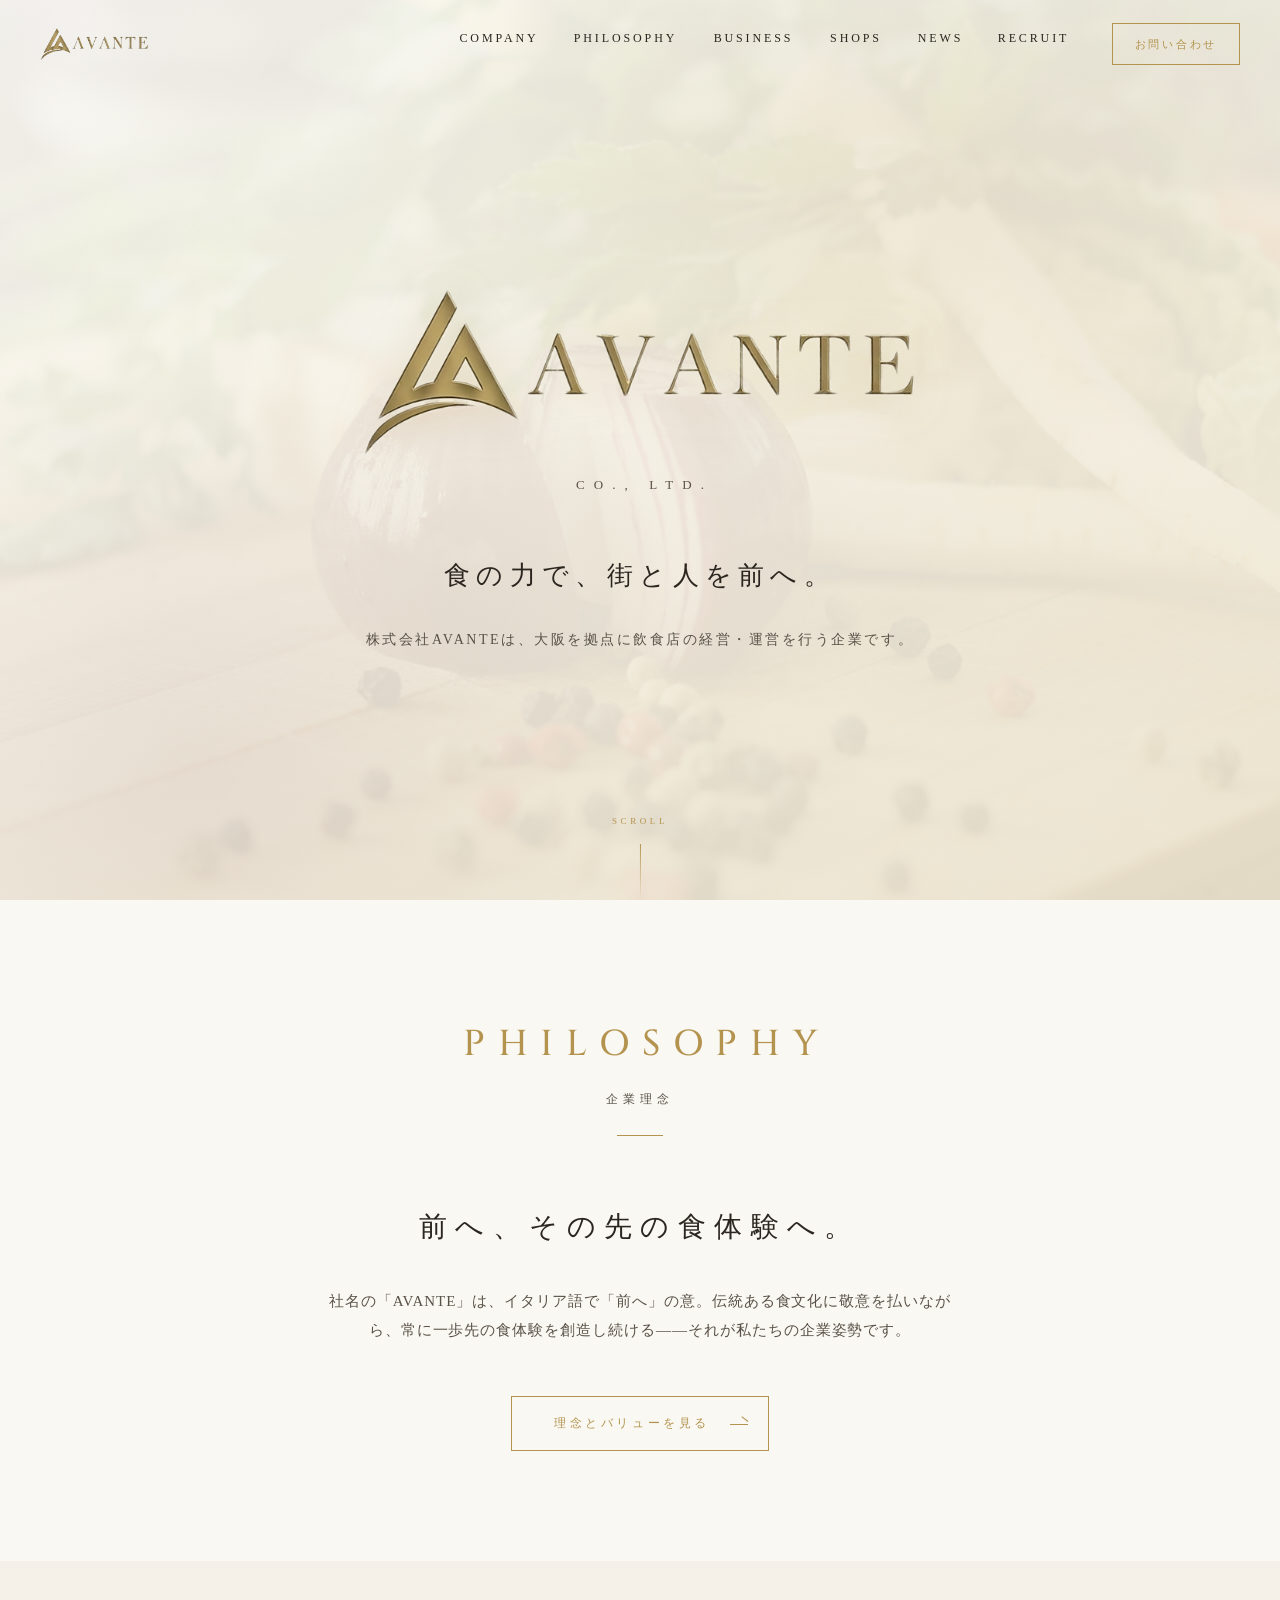
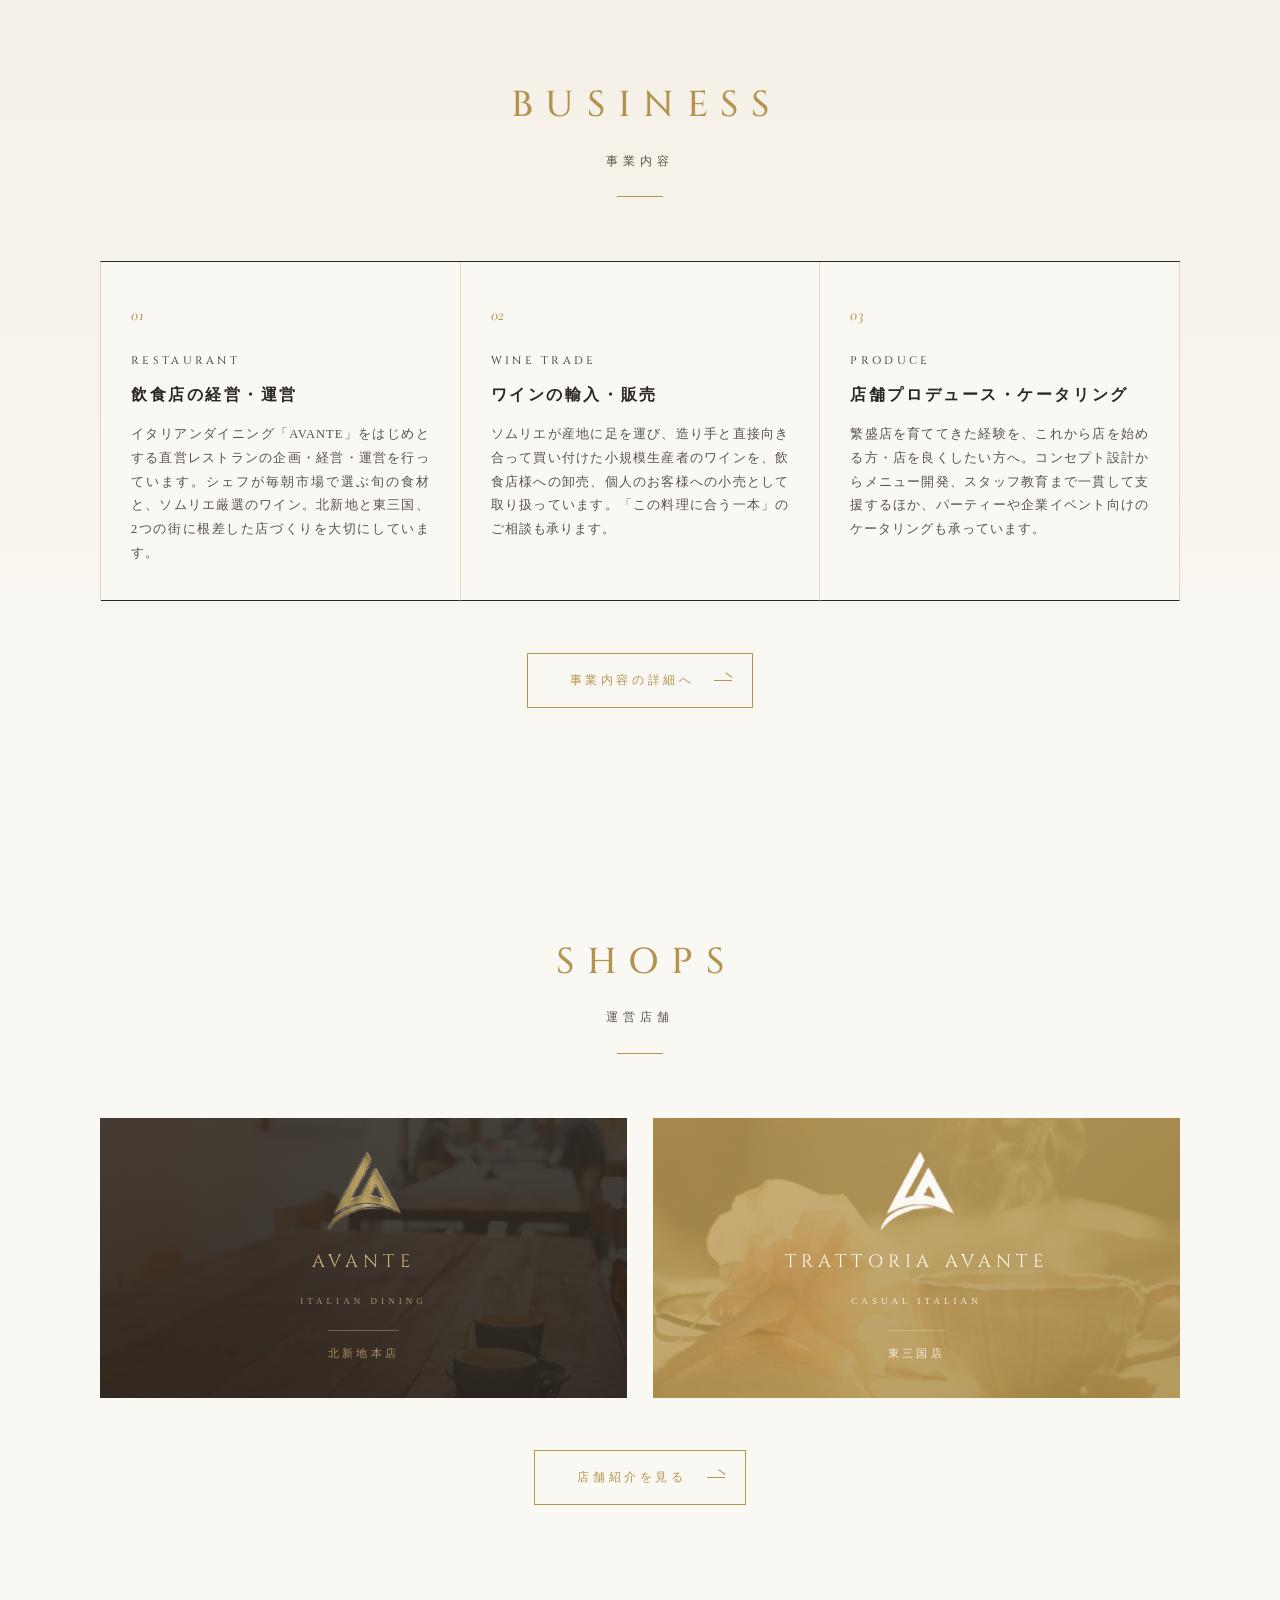
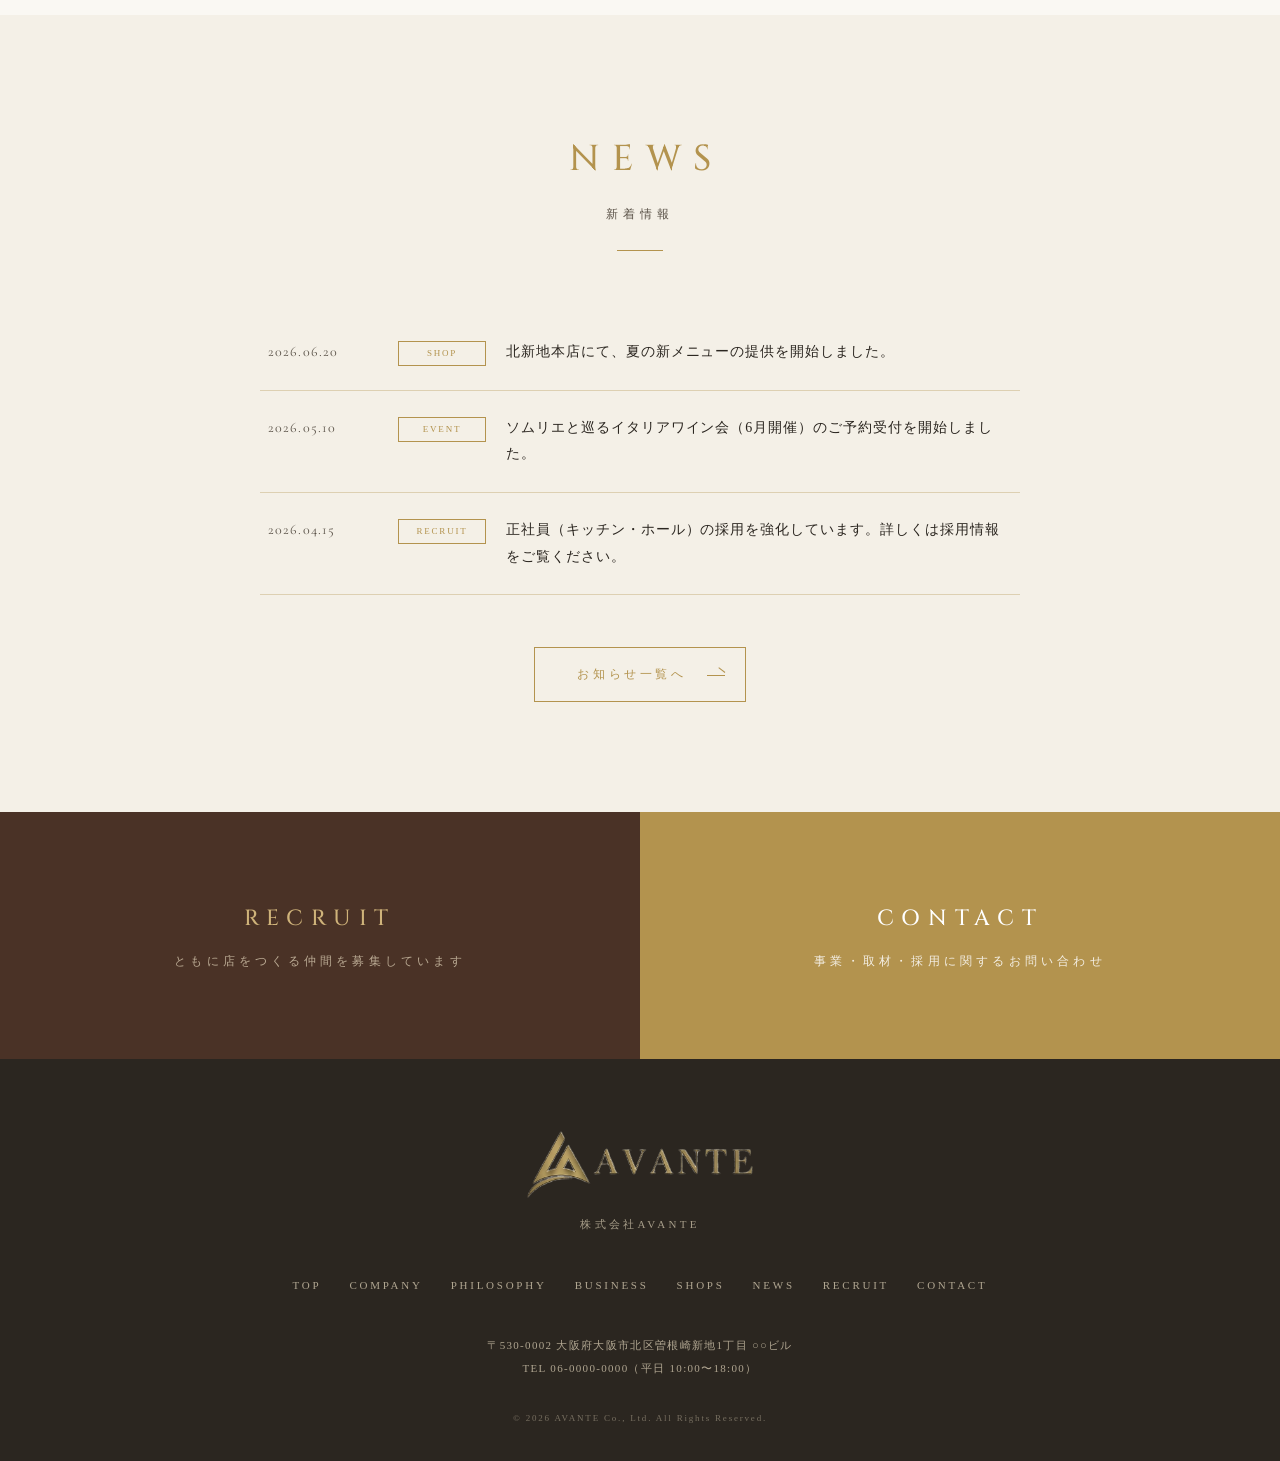
<file: index.html>
<!DOCTYPE html>
<html lang="ja">
<head>
<meta charset="UTF-8">
<meta name="viewport" content="width=device-width, initial-scale=1.0">
<title>株式会社AVANTE｜飲食店の経営・運営</title>
<meta name="description" content="株式会社AVANTEは、大阪を拠点にイタリアンダイニング「AVANTE」をはじめとする飲食店の経営・運営、ワインの輸入販売、店舗プロデュースを行う企業です。">
<link rel="preconnect" href="https://fonts.googleapis.com">
<link rel="preconnect" href="https://fonts.gstatic.com" crossorigin>
<link href="https://fonts.googleapis.com/css2?family=Cinzel:wght@400;500;600&family=Cormorant+Garamond:ital,wght@0,400;0,500;1,400&family=Jost:wght@300;400;500&family=Zen+Old+Mincho:wght@400;500;600&display=swap" rel="stylesheet">
<link rel="icon" type="image/png" href="img/logo-mark.png">
<link rel="stylesheet" href="css/style.css">
</head>
<body data-page="index.html">

<header class="site-header" id="header">
  <a href="index.html" class="brand" aria-label="株式会社AVANTE トップへ">
    <img src="img/logo.png" alt="AVANTE" class="brand-img">
  </a>
  <nav class="pc" aria-label="メインナビゲーション"><ul><li><a href="company.html">COMPANY</a></li><li><a href="philosophy.html">PHILOSOPHY</a></li><li><a href="business.html">BUSINESS</a></li><li><a href="shops.html">SHOPS</a></li><li><a href="news.html">NEWS</a></li><li><a href="recruit.html">RECRUIT</a></li></ul></nav>
  <a href="contact.html" class="contact-btn">お問い合わせ</a>
  <button id="burger" aria-label="メニューを開く" aria-expanded="false"><span></span><span></span><span></span></button>
</header>

<div id="mobile-menu">
  <ul><li><a href="index.html">TOP<span class="jp">トップページ</span></a></li><li><a href="company.html">COMPANY<span class="jp">会社概要</span></a></li><li><a href="philosophy.html">PHILOSOPHY<span class="jp">企業理念</span></a></li><li><a href="business.html">BUSINESS<span class="jp">事業内容</span></a></li><li><a href="shops.html">SHOPS<span class="jp">運営店舗</span></a></li><li><a href="news.html">NEWS<span class="jp">新着情報</span></a></li><li><a href="recruit.html">RECRUIT<span class="jp">採用情報</span></a></li><li><a href="contact.html">CONTACT<span class="jp">お問い合わせ</span></a></li></ul>
</div>


<!-- ローディング（トップのみ） -->
<div id="loader" aria-hidden="true">
  <img class="logo-img" src="img/logo.png" alt="">
</div>

<main>

<!-- ===== Hero ===== -->
<section class="hero">
  <div class="hero-inner">
    <h1 class="hero-logo"><img src="img/logo.png" alt="AVANTE"></h1>
    <p class="hero-sub">CO., LTD.</p>
    <p class="hero-copy">
      食の力で、街と人を前へ。
      <small>株式会社AVANTEは、大阪を拠点に飲食店の経営・運営を行う企業です。</small>
    </p>
  </div>
  <p class="scroll-cue">SCROLL</p>
</section>

<!-- ===== 理念ダイジェスト ===== -->
<section class="digest-about">
  <div class="container-s">
    <div class="sec-head reveal">
      <h2 class="sec-en">PHILOSOPHY</h2>
      <span class="sec-jp">企業理念</span>
    </div>
    <p class="phrase reveal">前へ、その先の食体験へ。</p>
    <p class="lead-center reveal">社名の「AVANTE」は、イタリア語で「前へ」の意。伝統ある食文化に敬意を払いながら、常に一歩先の食体験を創造し続ける——それが私たちの企業姿勢です。</p>
    <div class="btn-center reveal">
      <a href="philosophy.html" class="btn-line">理念とバリューを見る</a>
    </div>
  </div>
</section>

<!-- ===== 事業ダイジェスト ===== -->
<section class="digest-biz">
  <div class="container">
    <div class="sec-head reveal">
      <h2 class="sec-en">BUSINESS</h2>
      <span class="sec-jp">事業内容</span>
    </div>
    <div class="digest-cards">
      <div class="d-card reveal">
        <span class="num">01</span>
        <span class="mark">RESTAURANT</span>
        <h3>飲食店の経営・運営</h3>
        <p>イタリアンダイニング「AVANTE」をはじめとする直営レストランの企画・経営・運営を行っています。シェフが毎朝市場で選ぶ旬の食材と、ソムリエ厳選のワイン。北新地と東三国、2つの街に根差した店づくりを大切にしています。</p>
      </div>
      <div class="d-card reveal">
        <span class="num">02</span>
        <span class="mark">WINE TRADE</span>
        <h3>ワインの輸入・販売</h3>
        <p>ソムリエが産地に足を運び、造り手と直接向き合って買い付けた小規模生産者のワインを、飲食店様への卸売、個人のお客様への小売として取り扱っています。「この料理に合う一本」のご相談も承ります。</p>
      </div>
      <div class="d-card reveal">
        <span class="num">03</span>
        <span class="mark">PRODUCE</span>
        <h3>店舗プロデュース・ケータリング</h3>
        <p>繁盛店を育ててきた経験を、これから店を始める方・店を良くしたい方へ。コンセプト設計からメニュー開発、スタッフ教育まで一貫して支援するほか、パーティーや企業イベント向けのケータリングも承っています。</p>
      </div>
    </div>
    <div class="btn-center reveal">
      <a href="business.html" class="btn-line">事業内容の詳細へ</a>
    </div>
  </div>
</section>

<!-- ===== 店舗ダイジェスト ===== -->
<section class="digest-shops">
  <div class="container">
    <div class="sec-head reveal">
      <h2 class="sec-en">SHOPS</h2>
      <span class="sec-jp">運営店舗</span>
    </div>
    <div class="shop-banners">
      <div class="shop-banner sv-dark reveal">
        <img class="s-mark" src="img/logo-mark.png" alt="">
        <p class="s-name">AVANTE</p>
        <p class="s-tag">ITALIAN DINING</p>
        <p class="s-area">北新地本店</p>
      </div>
      <div class="shop-banner sv-gold reveal">
        <img class="s-mark" src="img/logo-mark.png" alt="">
        <p class="s-name">TRATTORIA AVANTE</p>
        <p class="s-tag">CASUAL ITALIAN</p>
        <p class="s-area">東三国店</p>
      </div>
    </div>
    <div class="btn-center reveal">
      <a href="shops.html" class="btn-line">店舗紹介を見る</a>
    </div>
  </div>
</section>

<!-- ===== NEWSダイジェスト ===== -->
<section class="digest-news">
  <div class="container">
    <div class="sec-head reveal">
      <h2 class="sec-en">NEWS</h2>
      <span class="sec-jp">新着情報</span>
    </div>
    <ul class="news-list" id="news-list" data-limit="3"></ul>
    <div class="btn-center reveal">
      <a href="news.html" class="btn-line">お知らせ一覧へ</a>
    </div>
  </div>
</section>

<!-- ===== 採用 / お問い合わせ バナー ===== -->
<div class="cta-band">
  <a href="recruit.html" class="cta-recruit">
    <span class="en">RECRUIT</span>
    <span class="jp">ともに店をつくる仲間を募集しています</span>
  </a>
  <a href="contact.html" class="cta-contact">
    <span class="en">CONTACT</span>
    <span class="jp">事業・取材・採用に関するお問い合わせ</span>
  </a>
</div>

</main>

<footer class="site-footer">
  <img src="img/logo.png" alt="AVANTE" class="f-logo">
  <p class="f-sub">株式会社AVANTE</p>
  <nav aria-label="フッターナビゲーション"><ul><li><a href="index.html">TOP</a></li><li><a href="company.html">COMPANY</a></li><li><a href="philosophy.html">PHILOSOPHY</a></li><li><a href="business.html">BUSINESS</a></li><li><a href="shops.html">SHOPS</a></li><li><a href="news.html">NEWS</a></li><li><a href="recruit.html">RECRUIT</a></li><li><a href="contact.html">CONTACT</a></li></ul></nav>
  <p class="addr">〒530-0002 大阪府大阪市北区曽根崎新地1丁目 ○○ビル<br>TEL 06-0000-0000（平日 10:00〜18:00）</p>
  <p class="copy">&copy; 2026 AVANTE Co., Ltd. All Rights Reserved.</p>
</footer>


<script src="js/common.js"></script>
</body>
</html>
</file>
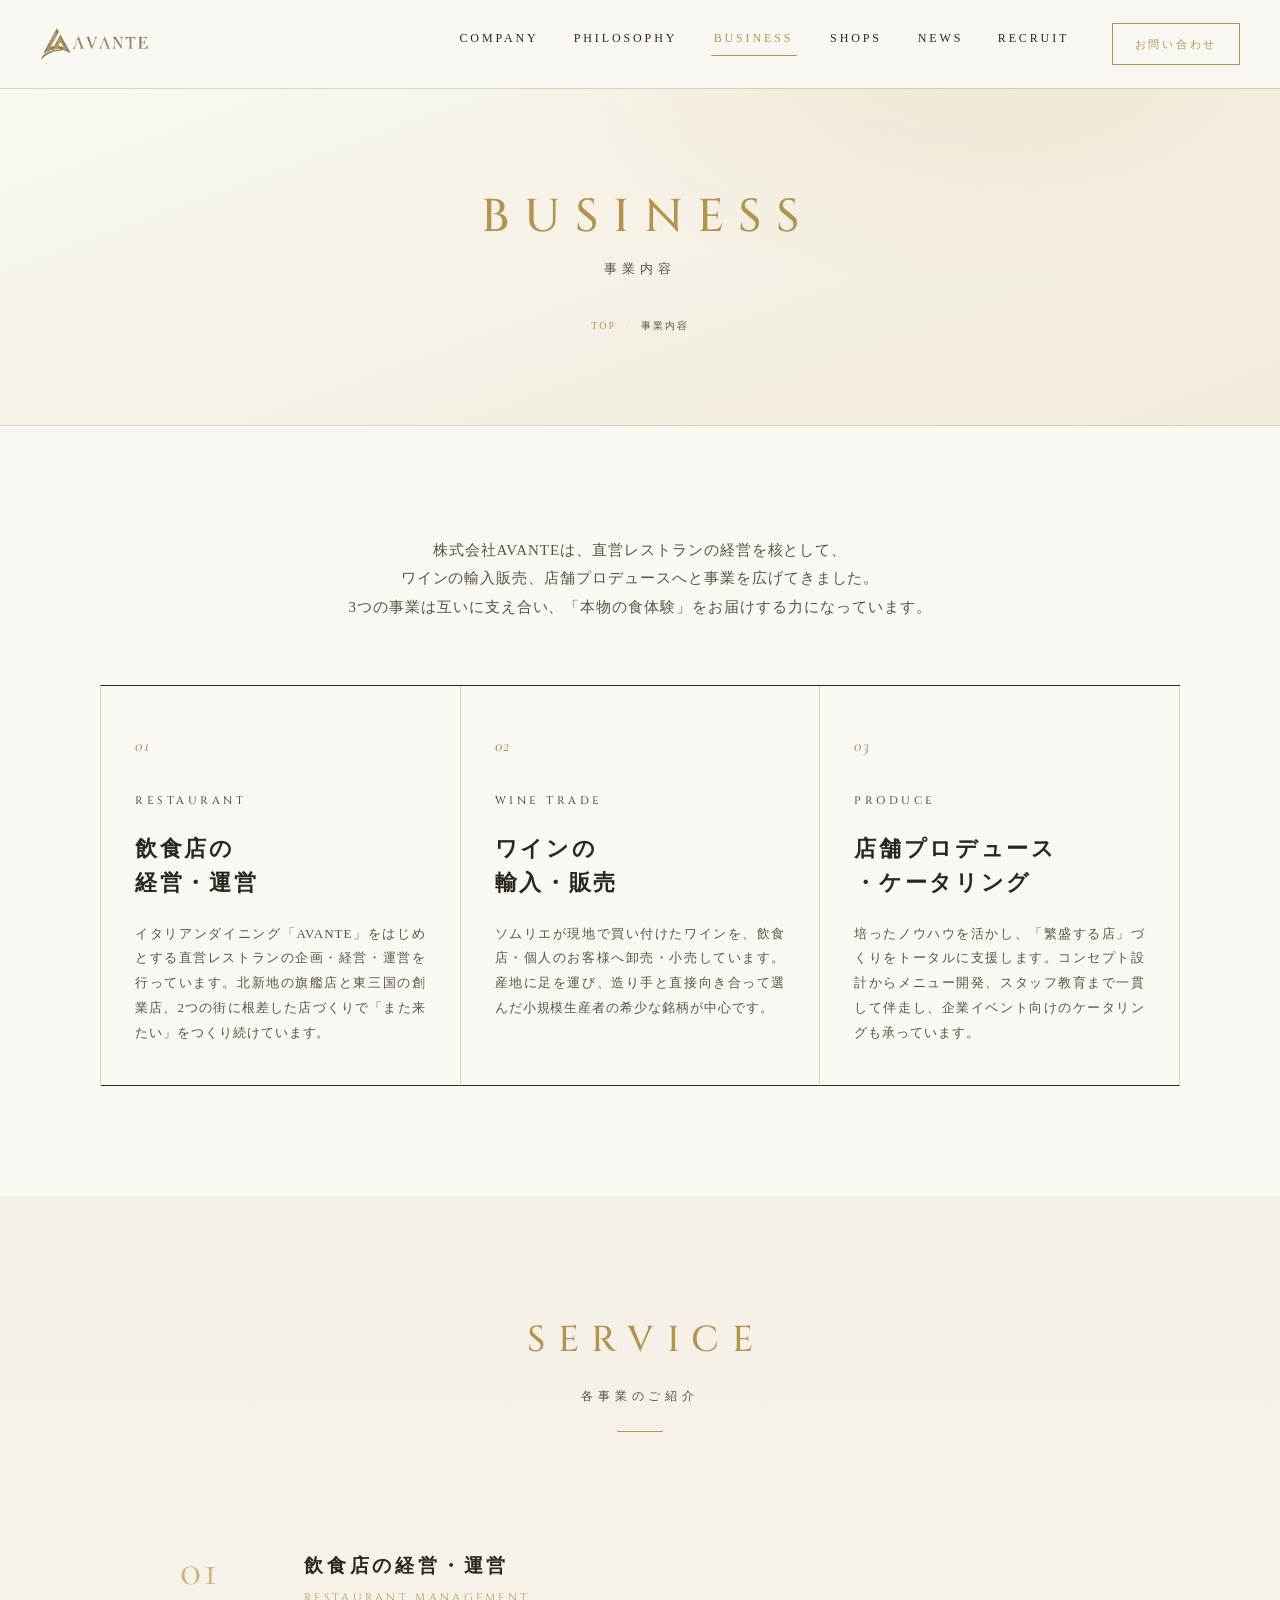
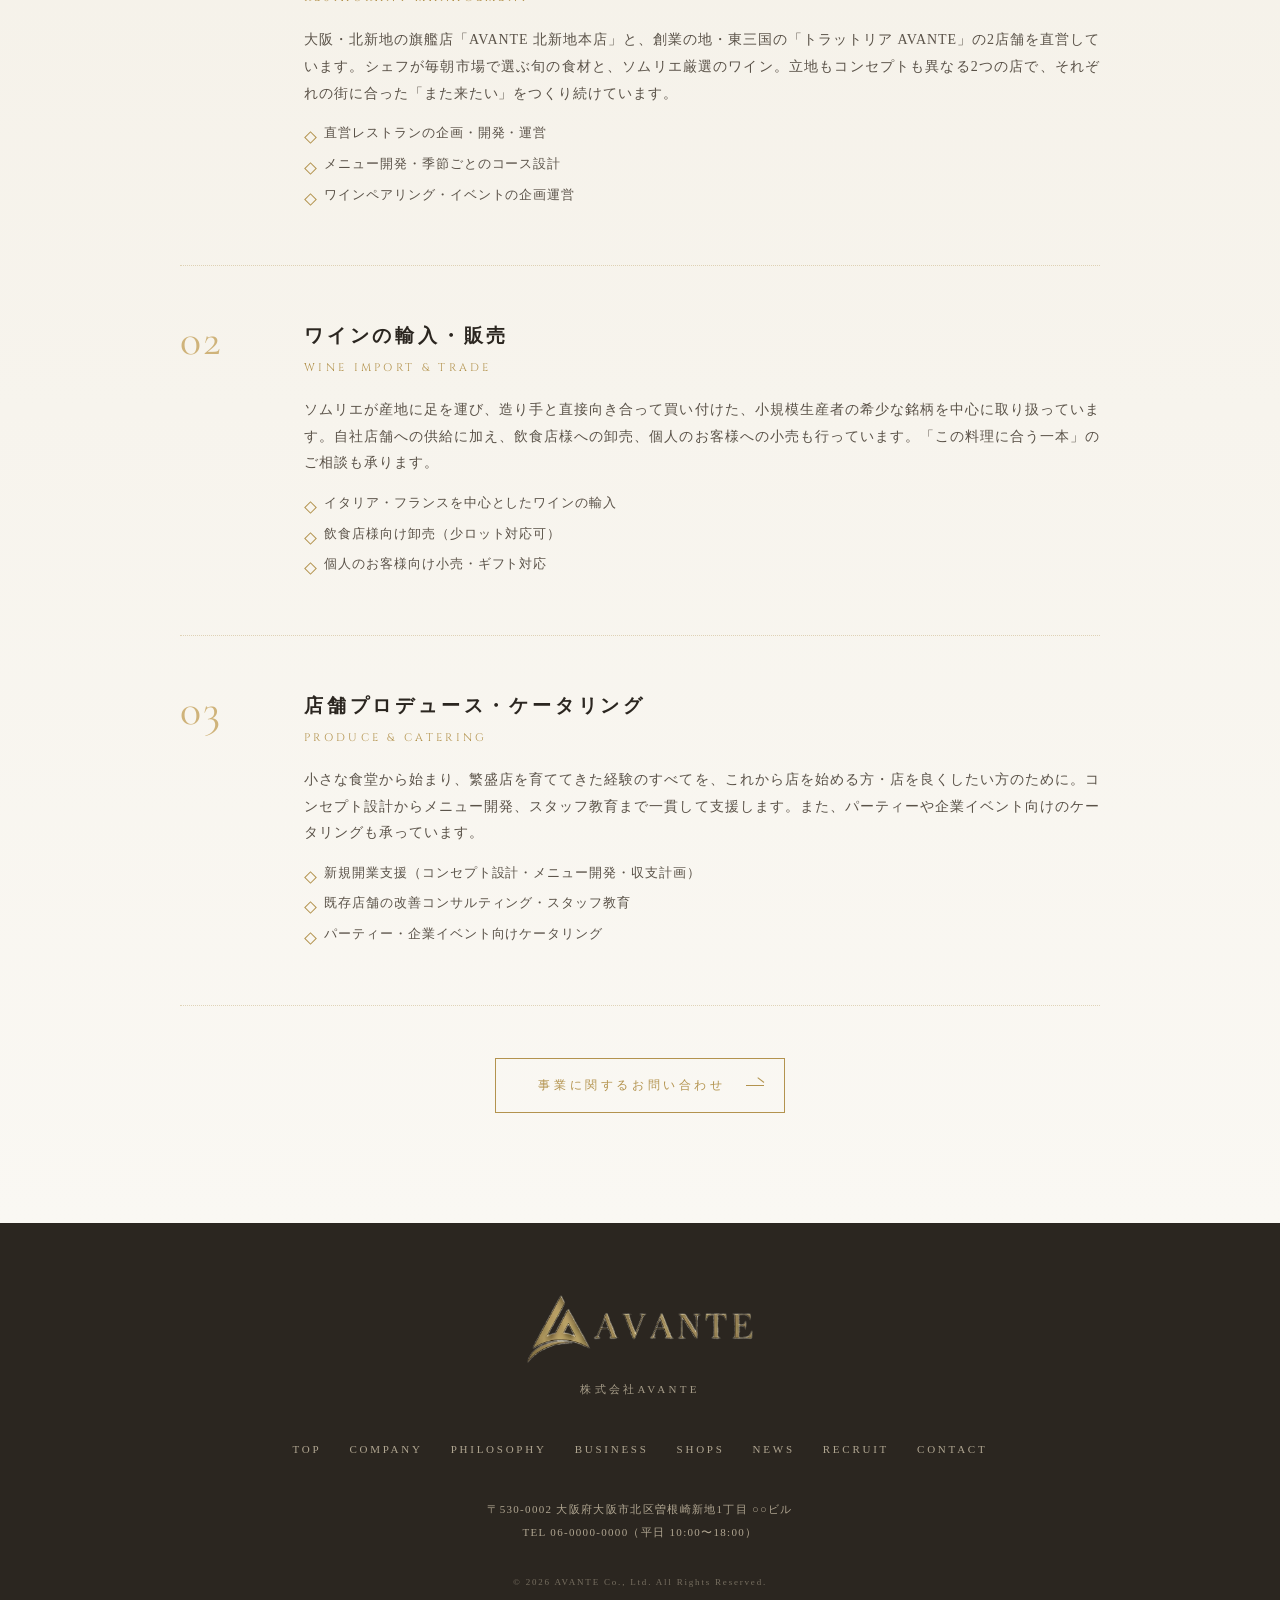
<file: business.html>
<!DOCTYPE html>
<html lang="ja">
<head>
<meta charset="UTF-8">
<meta name="viewport" content="width=device-width, initial-scale=1.0">
<title>事業内容｜株式会社AVANTE</title>
<meta name="description" content="株式会社AVANTEの事業内容。飲食店の経営・運営、ワインの輸入・販売、店舗プロデュース・ケータリング事業をご紹介します。">
<link rel="preconnect" href="https://fonts.googleapis.com">
<link rel="preconnect" href="https://fonts.gstatic.com" crossorigin>
<link href="https://fonts.googleapis.com/css2?family=Cinzel:wght@400;500;600&family=Cormorant+Garamond:ital,wght@0,400;0,500;1,400&family=Jost:wght@300;400;500&family=Zen+Old+Mincho:wght@400;500;600&display=swap" rel="stylesheet">
<link rel="icon" type="image/png" href="img/logo-mark.png">
<link rel="stylesheet" href="css/style.css">
</head>
<body class="subpage" data-page="business.html">

<header class="site-header" id="header">
  <a href="index.html" class="brand" aria-label="株式会社AVANTE トップへ">
    <img src="img/logo.png" alt="AVANTE" class="brand-img">
  </a>
  <nav class="pc" aria-label="メインナビゲーション"><ul><li><a href="company.html">COMPANY</a></li><li><a href="philosophy.html">PHILOSOPHY</a></li><li><a href="business.html" aria-current="page">BUSINESS</a></li><li><a href="shops.html">SHOPS</a></li><li><a href="news.html">NEWS</a></li><li><a href="recruit.html">RECRUIT</a></li></ul></nav>
  <a href="contact.html" class="contact-btn">お問い合わせ</a>
  <button id="burger" aria-label="メニューを開く" aria-expanded="false"><span></span><span></span><span></span></button>
</header>

<div id="mobile-menu">
  <ul><li><a href="index.html">TOP<span class="jp">トップページ</span></a></li><li><a href="company.html">COMPANY<span class="jp">会社概要</span></a></li><li><a href="philosophy.html">PHILOSOPHY<span class="jp">企業理念</span></a></li><li><a href="business.html">BUSINESS<span class="jp">事業内容</span></a></li><li><a href="shops.html">SHOPS<span class="jp">運営店舗</span></a></li><li><a href="news.html">NEWS<span class="jp">新着情報</span></a></li><li><a href="recruit.html">RECRUIT<span class="jp">採用情報</span></a></li><li><a href="contact.html">CONTACT<span class="jp">お問い合わせ</span></a></li></ul>
</div>


<main>

<div class="page-head">
  <h1 class="p-en">BUSINESS</h1>
  <span class="p-jp">事業内容</span>
  <p class="breadcrumb"><a href="index.html">TOP</a><span class="sep">/</span>事業内容</p>
</div>

<!-- 事業概観 -->
<section>
  <div class="container">
    <p class="lead-center reveal" style="margin-bottom:64px">株式会社AVANTEは、直営レストランの経営を核として、<br>ワインの輸入販売、店舗プロデュースへと事業を広げてきました。<br>3つの事業は互いに支え合い、「本物の食体験」をお届けする力になっています。</p>
    <div class="biz-grid">
      <div class="biz-card reveal">
        <span class="num">01</span>
        <span class="mark">RESTAURANT</span>
        <h3>飲食店の<br>経営・運営</h3>
        <p>イタリアンダイニング「AVANTE」をはじめとする直営レストランの企画・経営・運営を行っています。北新地の旗艦店と東三国の創業店、2つの街に根差した店づくりで「また来たい」をつくり続けています。</p>
      </div>
      <div class="biz-card reveal">
        <span class="num">02</span>
        <span class="mark">WINE TRADE</span>
        <h3>ワインの<br>輸入・販売</h3>
        <p>ソムリエが現地で買い付けたワインを、飲食店・個人のお客様へ卸売・小売しています。産地に足を運び、造り手と直接向き合って選んだ小規模生産者の希少な銘柄が中心です。</p>
      </div>
      <div class="biz-card reveal">
        <span class="num">03</span>
        <span class="mark">PRODUCE</span>
        <h3>店舗プロデュース<br>・ケータリング</h3>
        <p>培ったノウハウを活かし、「繁盛する店」づくりをトータルに支援します。コンセプト設計からメニュー開発、スタッフ教育まで一貫して伴走し、企業イベント向けのケータリングも承っています。</p>
      </div>
    </div>
  </div>
</section>

<!-- 事業詳細 -->
<section style="background:linear-gradient(180deg,var(--paper),var(--ivory))">
  <div class="container">
    <div class="sec-head reveal">
      <h2 class="sec-en">SERVICE</h2>
      <span class="sec-jp">各事業のご紹介</span>
    </div>

    <div class="biz-detail reveal" id="restaurant">
      <div class="num">01</div>
      <div>
        <h3>飲食店の経営・運営</h3>
        <span class="en">RESTAURANT MANAGEMENT</span>
        <p>大阪・北新地の旗艦店「AVANTE 北新地本店」と、創業の地・東三国の「トラットリア AVANTE」の2店舗を直営しています。シェフが毎朝市場で選ぶ旬の食材と、ソムリエ厳選のワイン。立地もコンセプトも異なる2つの店で、それぞれの街に合った「また来たい」をつくり続けています。</p>
        <ul>
          <li>直営レストランの企画・開発・運営</li>
          <li>メニュー開発・季節ごとのコース設計</li>
          <li>ワインペアリング・イベントの企画運営</li>
        </ul>
      </div>
    </div>

    <div class="biz-detail reveal" id="wine">
      <div class="num">02</div>
      <div>
        <h3>ワインの輸入・販売</h3>
        <span class="en">WINE IMPORT &amp; TRADE</span>
        <p>ソムリエが産地に足を運び、造り手と直接向き合って買い付けた、小規模生産者の希少な銘柄を中心に取り扱っています。自社店舗への供給に加え、飲食店様への卸売、個人のお客様への小売も行っています。「この料理に合う一本」のご相談も承ります。</p>
        <ul>
          <li>イタリア・フランスを中心としたワインの輸入</li>
          <li>飲食店様向け卸売（少ロット対応可）</li>
          <li>個人のお客様向け小売・ギフト対応</li>
        </ul>
      </div>
    </div>

    <div class="biz-detail reveal" id="produce">
      <div class="num">03</div>
      <div>
        <h3>店舗プロデュース・ケータリング</h3>
        <span class="en">PRODUCE &amp; CATERING</span>
        <p>小さな食堂から始まり、繁盛店を育ててきた経験のすべてを、これから店を始める方・店を良くしたい方のために。コンセプト設計からメニュー開発、スタッフ教育まで一貫して支援します。また、パーティーや企業イベント向けのケータリングも承っています。</p>
        <ul>
          <li>新規開業支援（コンセプト設計・メニュー開発・収支計画）</li>
          <li>既存店舗の改善コンサルティング・スタッフ教育</li>
          <li>パーティー・企業イベント向けケータリング</li>
        </ul>
      </div>
    </div>

    <div class="btn-center reveal">
      <a href="contact.html" class="btn-line">事業に関するお問い合わせ</a>
    </div>
  </div>
</section>

</main>

<footer class="site-footer">
  <img src="img/logo.png" alt="AVANTE" class="f-logo">
  <p class="f-sub">株式会社AVANTE</p>
  <nav aria-label="フッターナビゲーション"><ul><li><a href="index.html">TOP</a></li><li><a href="company.html">COMPANY</a></li><li><a href="philosophy.html">PHILOSOPHY</a></li><li><a href="business.html">BUSINESS</a></li><li><a href="shops.html">SHOPS</a></li><li><a href="news.html">NEWS</a></li><li><a href="recruit.html">RECRUIT</a></li><li><a href="contact.html">CONTACT</a></li></ul></nav>
  <p class="addr">〒530-0002 大阪府大阪市北区曽根崎新地1丁目 ○○ビル<br>TEL 06-0000-0000（平日 10:00〜18:00）</p>
  <p class="copy">&copy; 2026 AVANTE Co., Ltd. All Rights Reserved.</p>
</footer>


<script src="js/common.js"></script>
</body>
</html>
</file>
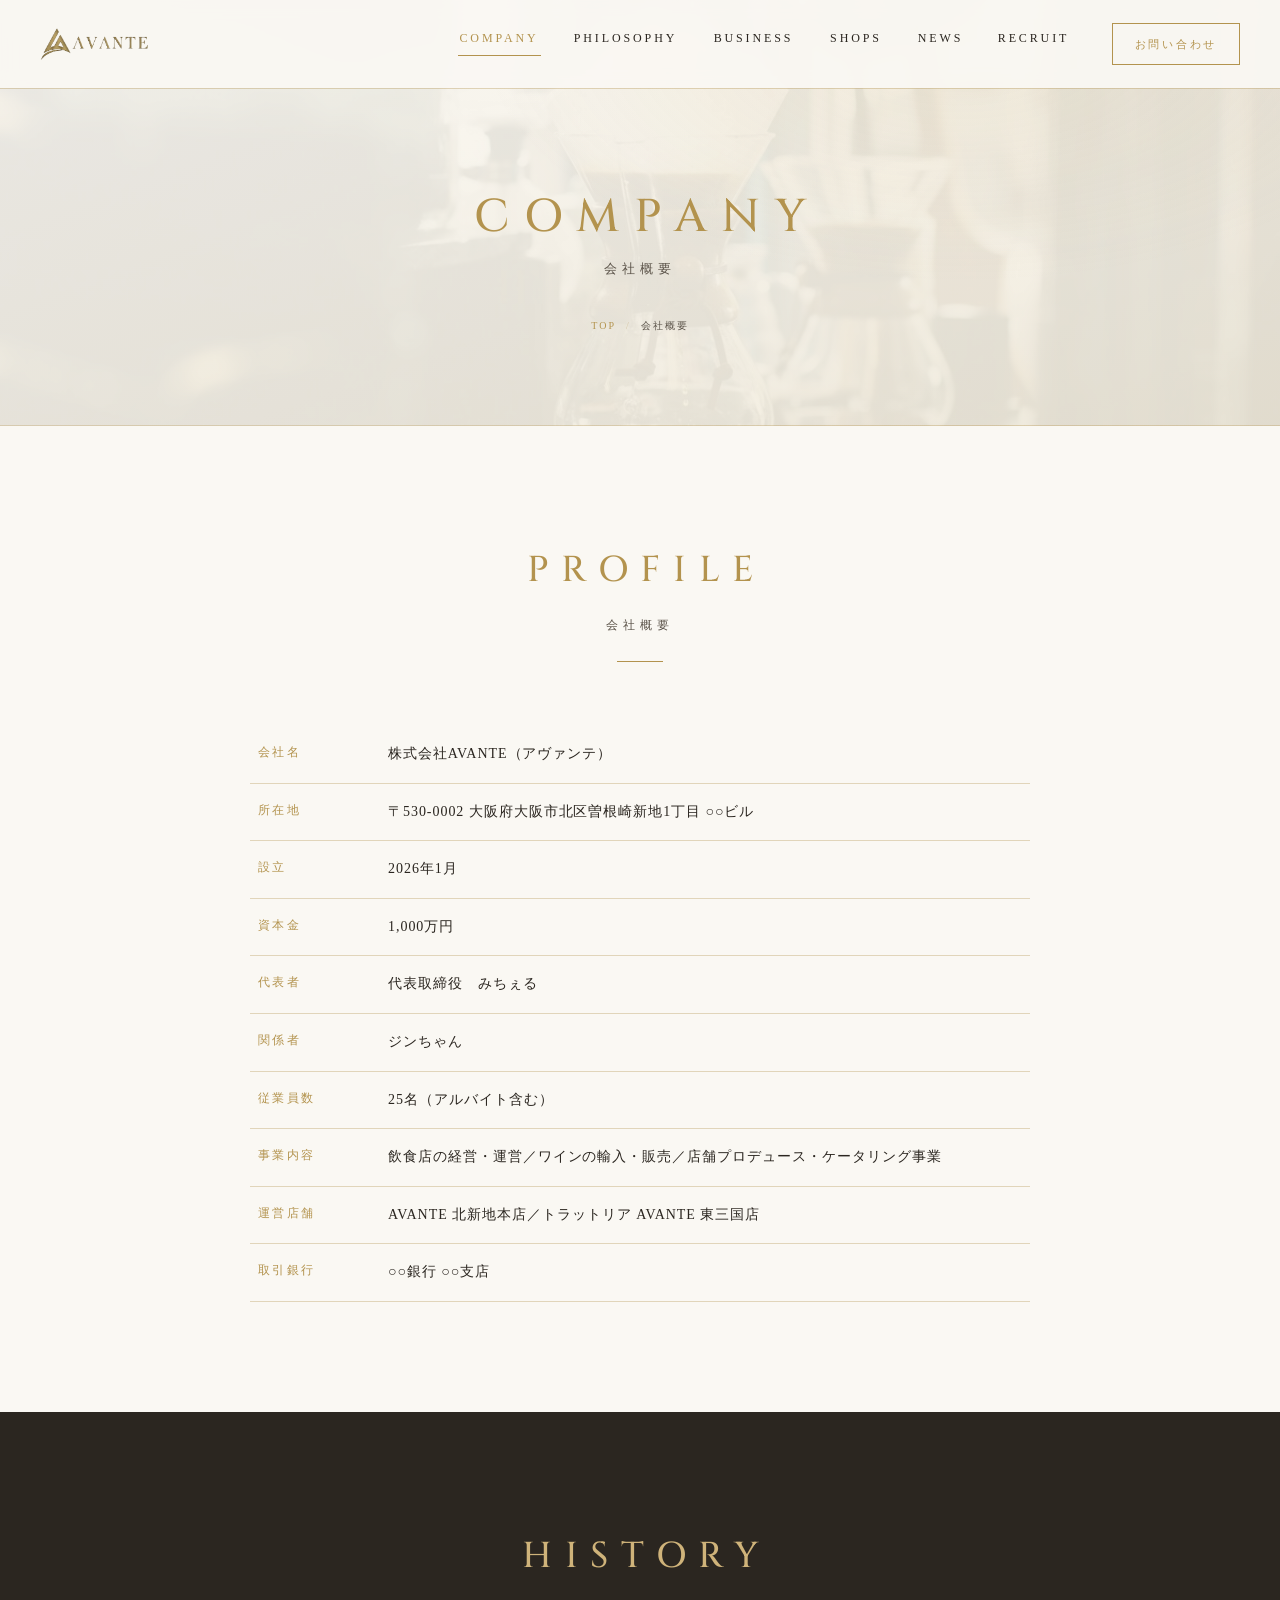
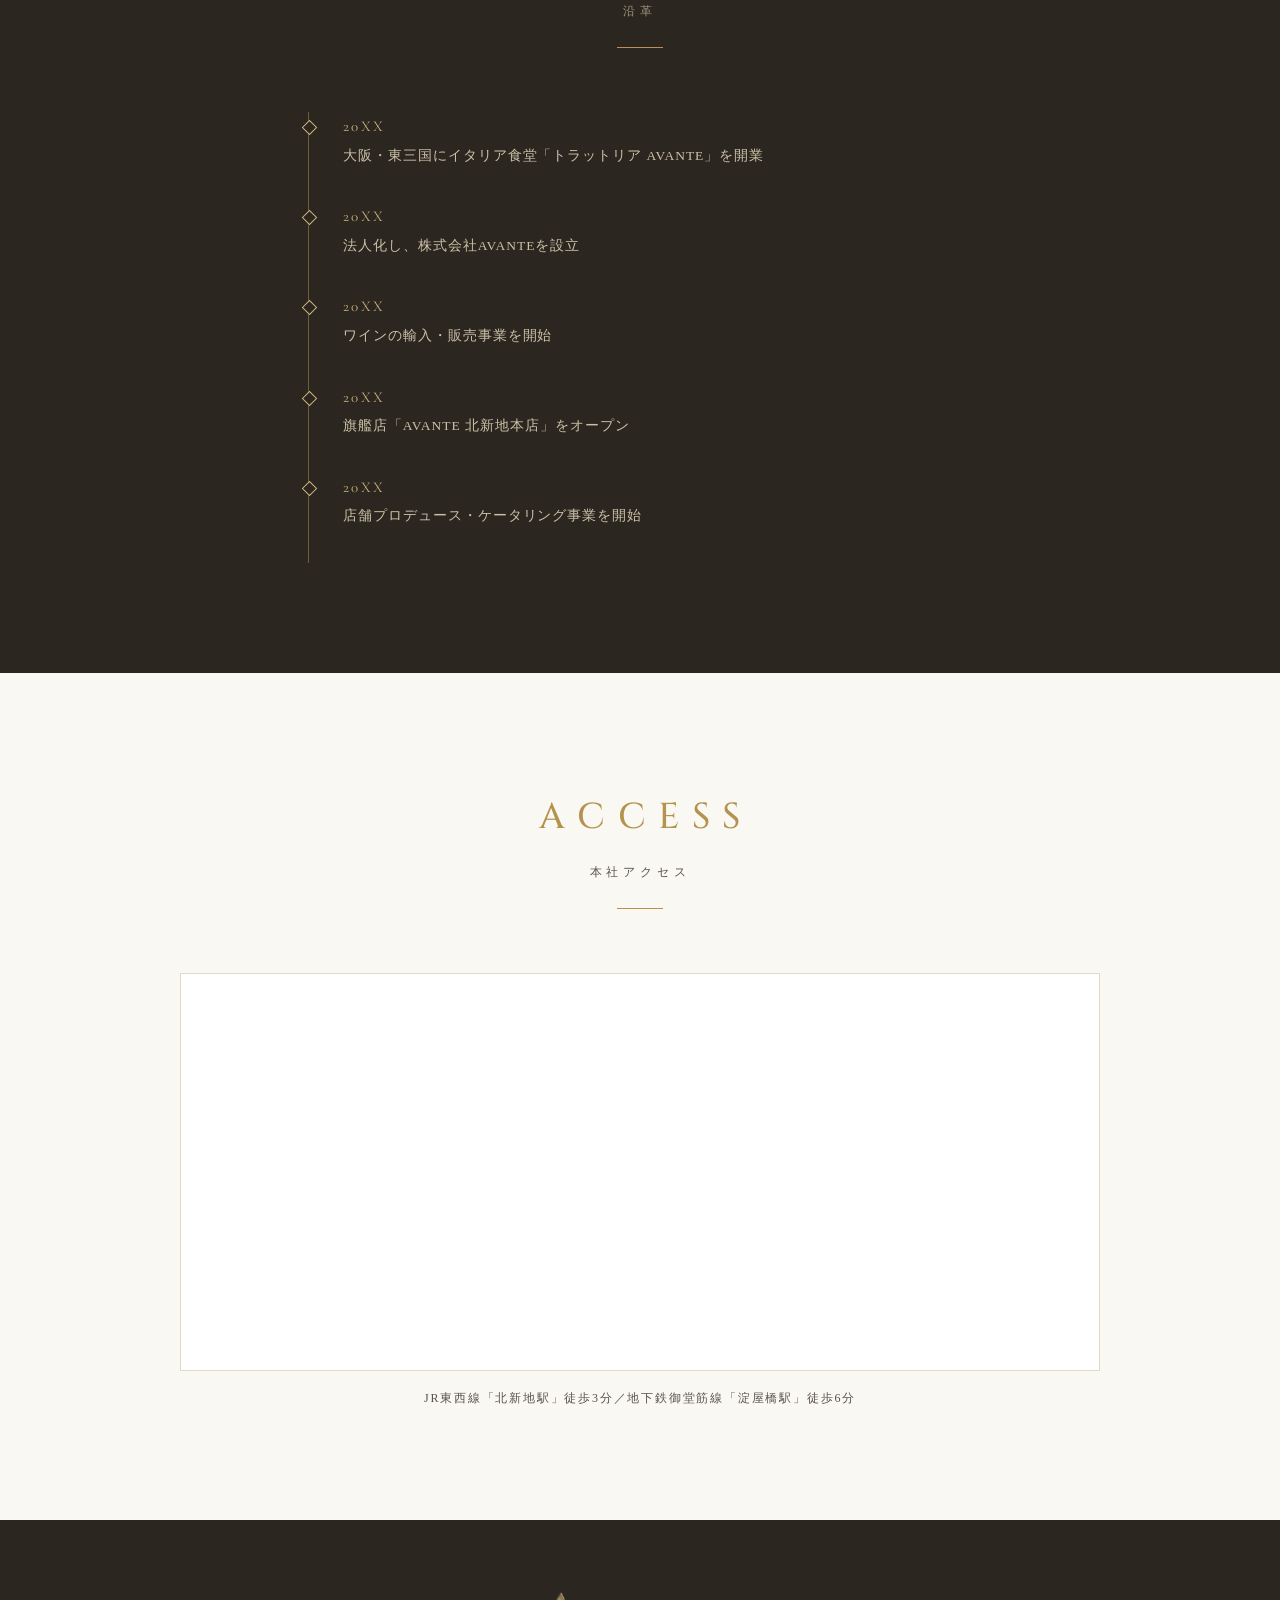
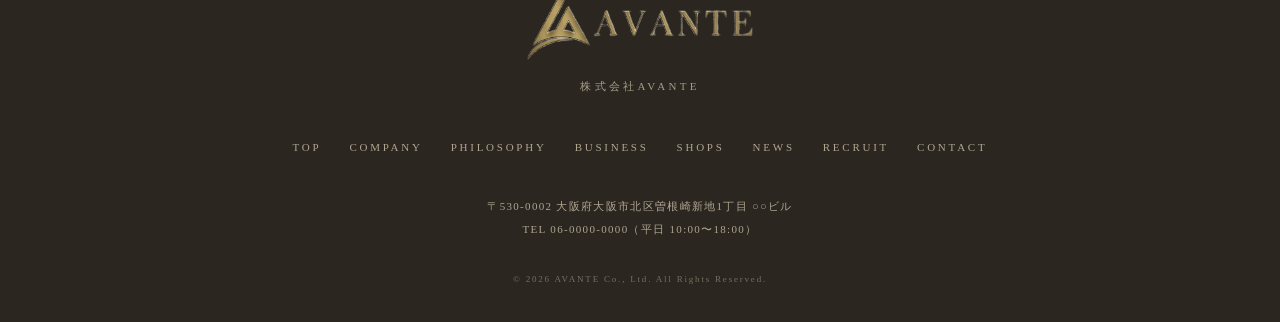
<file: company.html>
<!DOCTYPE html>
<html lang="ja">
<head>
<meta charset="UTF-8">
<meta name="viewport" content="width=device-width, initial-scale=1.0">
<title>会社概要｜株式会社AVANTE</title>
<meta name="description" content="株式会社AVANTEの会社概要・沿革・本社アクセスのご案内です。">
<link rel="preconnect" href="https://fonts.googleapis.com">
<link rel="preconnect" href="https://fonts.gstatic.com" crossorigin>
<link href="https://fonts.googleapis.com/css2?family=Cinzel:wght@400;500;600&family=Cormorant+Garamond:ital,wght@0,400;0,500;1,400&family=Jost:wght@300;400;500&family=Zen+Old+Mincho:wght@400;500;600&display=swap" rel="stylesheet">
<link rel="icon" type="image/png" href="img/logo-mark.png">
<link rel="stylesheet" href="css/style.css">
</head>
<body class="subpage" data-page="company.html">

<header class="site-header" id="header">
  <a href="index.html" class="brand" aria-label="株式会社AVANTE トップへ">
    <img src="img/logo.png" alt="AVANTE" class="brand-img">
  </a>
  <nav class="pc" aria-label="メインナビゲーション"><ul><li><a href="company.html" aria-current="page">COMPANY</a></li><li><a href="philosophy.html">PHILOSOPHY</a></li><li><a href="business.html">BUSINESS</a></li><li><a href="shops.html">SHOPS</a></li><li><a href="news.html">NEWS</a></li><li><a href="recruit.html">RECRUIT</a></li></ul></nav>
  <a href="contact.html" class="contact-btn">お問い合わせ</a>
  <button id="burger" aria-label="メニューを開く" aria-expanded="false"><span></span><span></span><span></span></button>
</header>

<div id="mobile-menu">
  <ul><li><a href="index.html">TOP<span class="jp">トップページ</span></a></li><li><a href="company.html">COMPANY<span class="jp">会社概要</span></a></li><li><a href="philosophy.html">PHILOSOPHY<span class="jp">企業理念</span></a></li><li><a href="business.html">BUSINESS<span class="jp">事業内容</span></a></li><li><a href="shops.html">SHOPS<span class="jp">運営店舗</span></a></li><li><a href="news.html">NEWS<span class="jp">新着情報</span></a></li><li><a href="recruit.html">RECRUIT<span class="jp">採用情報</span></a></li><li><a href="contact.html">CONTACT<span class="jp">お問い合わせ</span></a></li></ul>
</div>


<main>

<div class="page-head">
  <h1 class="p-en">COMPANY</h1>
  <span class="p-jp">会社概要</span>
  <p class="breadcrumb"><a href="index.html">TOP</a><span class="sep">/</span>会社概要</p>
</div>

<!-- 会社概要 -->
<section>
  <div class="container-s">
    <div class="sec-head reveal">
      <h2 class="sec-en">PROFILE</h2>
      <span class="sec-jp">会社概要</span>
    </div>
    <table class="info-table reveal">
      <tr><th>会社名</th><td>株式会社AVANTE（アヴァンテ）</td></tr>
      <tr><th>所在地</th><td>〒530-0002 大阪府大阪市北区曽根崎新地1丁目 ○○ビル</td></tr>
      <tr><th>設立</th><td>2026年1月</td></tr>
      <tr><th>資本金</th><td>1,000万円</td></tr>
      <tr><th>代表者</th><td>代表取締役　みちぇる</td></tr>
      <tr><th>関係者</th><td>ジンちゃん</td></tr>
      <tr><th>従業員数</th><td>25名（アルバイト含む）</td></tr>
      <tr><th>事業内容</th><td>飲食店の経営・運営／ワインの輸入・販売／店舗プロデュース・ケータリング事業</td></tr>
      <tr><th>運営店舗</th><td>AVANTE 北新地本店／トラットリア AVANTE 東三国店</td></tr>
      <tr><th>取引銀行</th><td>○○銀行 ○○支店</td></tr>
    </table>
  </div>
</section>

<!-- 沿革 -->
<section class="dark-sec">
  <div class="container-s">
    <div class="sec-head reveal">
      <h2 class="sec-en">HISTORY</h2>
      <span class="sec-jp">沿革</span>
    </div>
    <div class="history reveal">
      <ol>
        <li><time>20XX</time><p>大阪・東三国にイタリア食堂「トラットリア AVANTE」を開業</p></li>
        <li><time>20XX</time><p>法人化し、株式会社AVANTEを設立</p></li>
        <li><time>20XX</time><p>ワインの輸入・販売事業を開始</p></li>
        <li><time>20XX</time><p>旗艦店「AVANTE 北新地本店」をオープン</p></li>
        <li><time>20XX</time><p>店舗プロデュース・ケータリング事業を開始</p></li>
      </ol>
    </div>
  </div>
</section>

<!-- アクセス -->
<section>
  <div class="container">
    <div class="sec-head reveal">
      <h2 class="sec-en">ACCESS</h2>
      <span class="sec-jp">本社アクセス</span>
    </div>
    <div class="map-wrap reveal">
      <iframe
        title="株式会社AVANTE 本社 地図"
        src="https://www.google.com/maps?q=%E5%A4%A7%E9%98%AA%E5%BA%9C%E5%A4%A7%E9%98%AA%E5%B8%82%E5%8C%97%E5%8C%BA%E6%9B%BD%E6%A0%B9%E5%B4%8E%E6%96%B0%E5%9C%B0&output=embed"
        loading="lazy" referrerpolicy="no-referrer-when-downgrade" allowfullscreen></iframe>
    </div>
    <p class="map-note reveal">JR東西線「北新地駅」徒歩3分／地下鉄御堂筋線「淀屋橋駅」徒歩6分</p>
  </div>
</section>

</main>

<footer class="site-footer">
  <img src="img/logo.png" alt="AVANTE" class="f-logo">
  <p class="f-sub">株式会社AVANTE</p>
  <nav aria-label="フッターナビゲーション"><ul><li><a href="index.html">TOP</a></li><li><a href="company.html">COMPANY</a></li><li><a href="philosophy.html">PHILOSOPHY</a></li><li><a href="business.html">BUSINESS</a></li><li><a href="shops.html">SHOPS</a></li><li><a href="news.html">NEWS</a></li><li><a href="recruit.html">RECRUIT</a></li><li><a href="contact.html">CONTACT</a></li></ul></nav>
  <p class="addr">〒530-0002 大阪府大阪市北区曽根崎新地1丁目 ○○ビル<br>TEL 06-0000-0000（平日 10:00〜18:00）</p>
  <p class="copy">&copy; 2026 AVANTE Co., Ltd. All Rights Reserved.</p>
</footer>


<script src="js/common.js"></script>
</body>
</html>
</file>
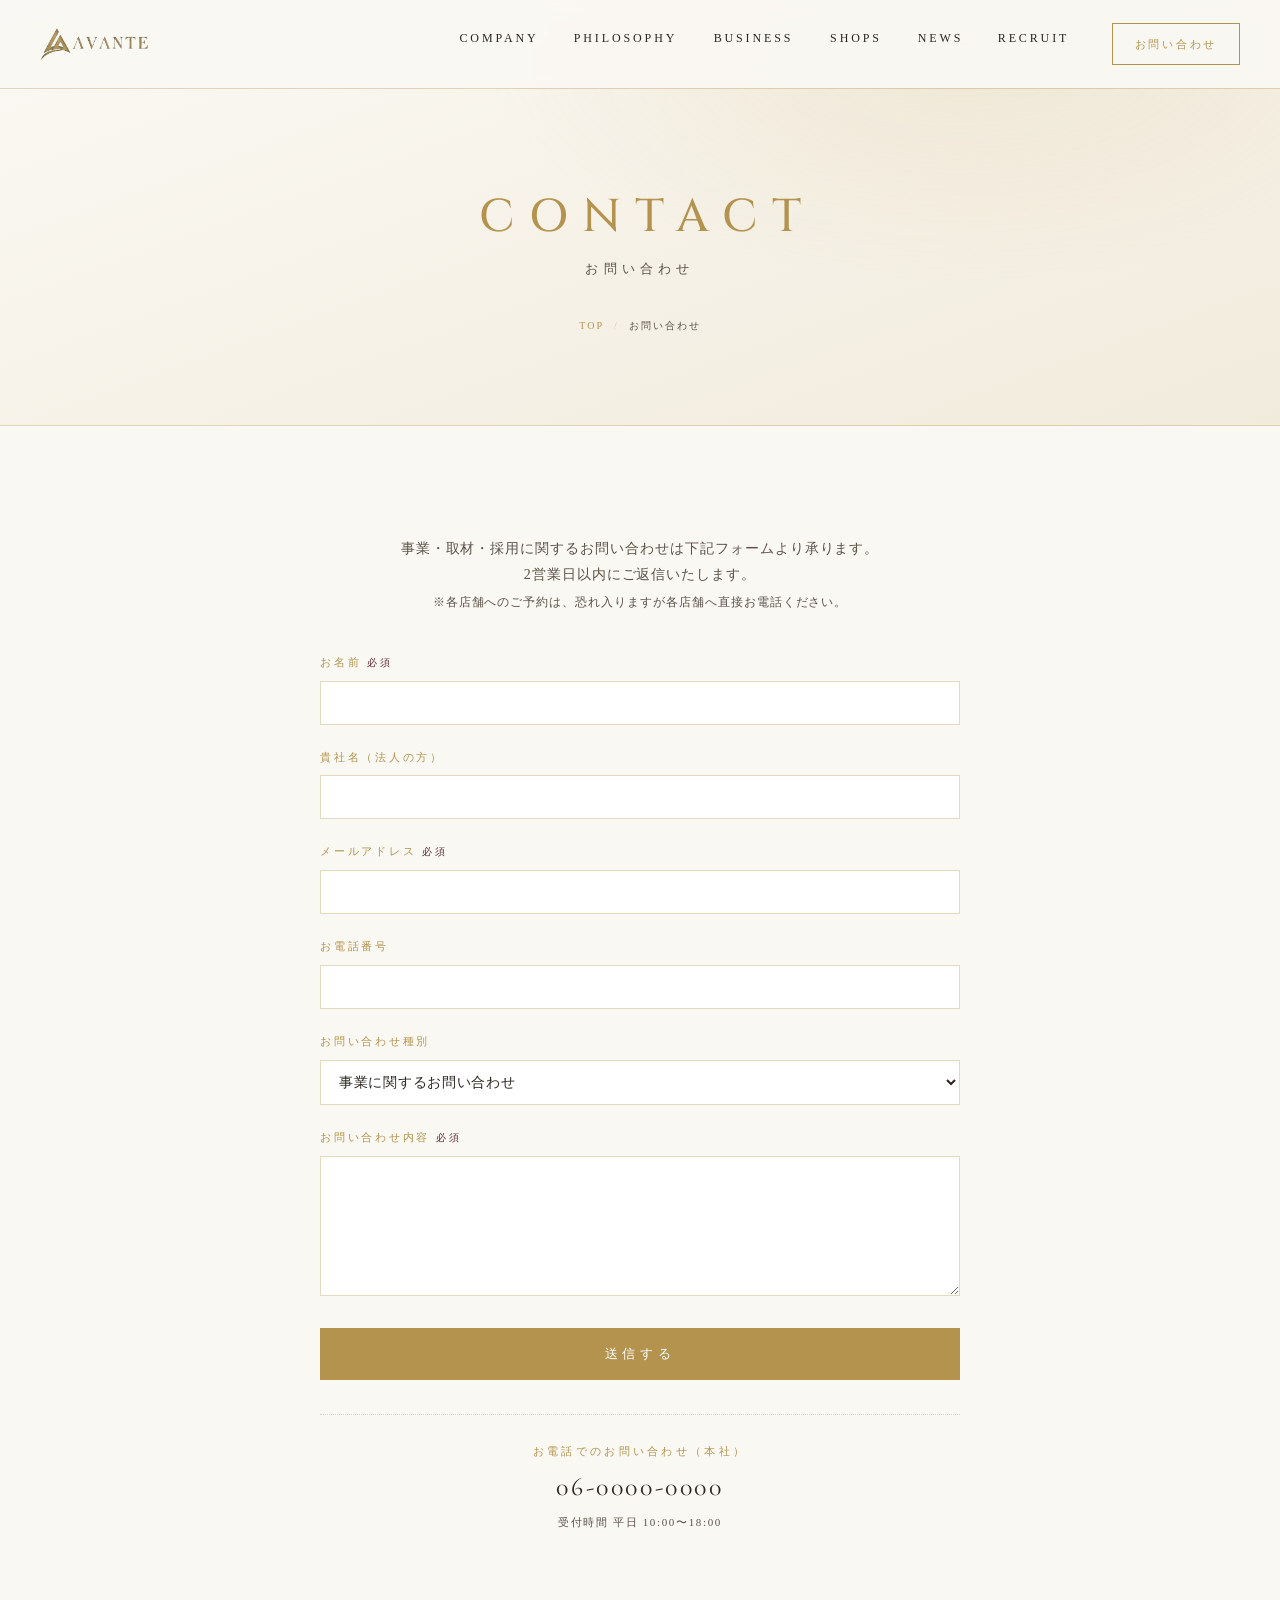
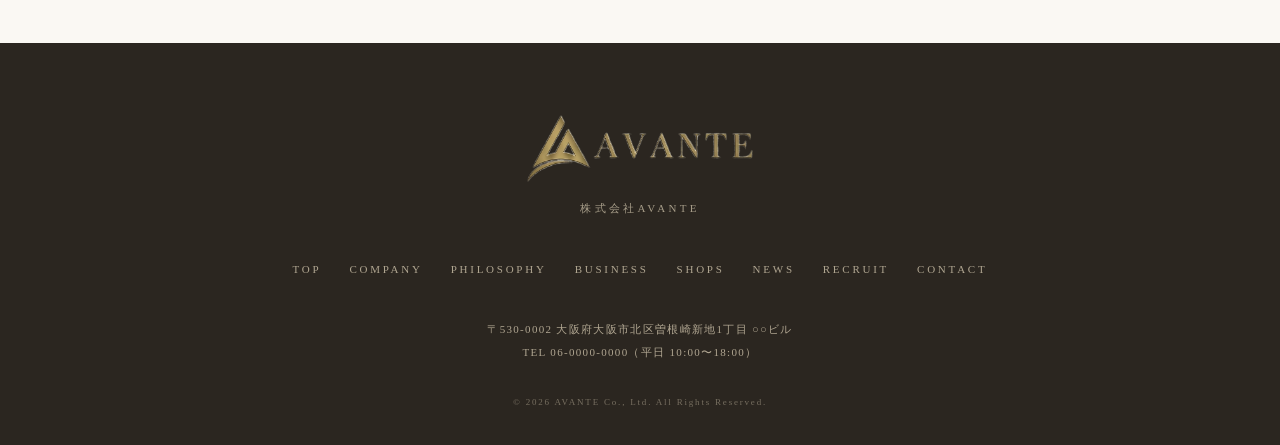
<file: contact.html>
<!DOCTYPE html>
<html lang="ja">
<head>
<meta charset="UTF-8">
<meta name="viewport" content="width=device-width, initial-scale=1.0">
<title>お問い合わせ｜株式会社AVANTE</title>
<meta name="description" content="株式会社AVANTEへのお問い合わせフォームです。事業・取材・採用に関するご連絡はこちらから。">
<link rel="preconnect" href="https://fonts.googleapis.com">
<link rel="preconnect" href="https://fonts.gstatic.com" crossorigin>
<link href="https://fonts.googleapis.com/css2?family=Cinzel:wght@400;500;600&family=Cormorant+Garamond:ital,wght@0,400;0,500;1,400&family=Jost:wght@300;400;500&family=Zen+Old+Mincho:wght@400;500;600&display=swap" rel="stylesheet">
<link rel="icon" type="image/png" href="img/logo-mark.png">
<link rel="stylesheet" href="css/style.css">
</head>
<body class="subpage" data-page="contact.html">

<header class="site-header" id="header">
  <a href="index.html" class="brand" aria-label="株式会社AVANTE トップへ">
    <img src="img/logo.png" alt="AVANTE" class="brand-img">
  </a>
  <nav class="pc" aria-label="メインナビゲーション"><ul><li><a href="company.html">COMPANY</a></li><li><a href="philosophy.html">PHILOSOPHY</a></li><li><a href="business.html">BUSINESS</a></li><li><a href="shops.html">SHOPS</a></li><li><a href="news.html">NEWS</a></li><li><a href="recruit.html">RECRUIT</a></li></ul></nav>
  <a href="contact.html" class="contact-btn">お問い合わせ</a>
  <button id="burger" aria-label="メニューを開く" aria-expanded="false"><span></span><span></span><span></span></button>
</header>

<div id="mobile-menu">
  <ul><li><a href="index.html">TOP<span class="jp">トップページ</span></a></li><li><a href="company.html">COMPANY<span class="jp">会社概要</span></a></li><li><a href="philosophy.html">PHILOSOPHY<span class="jp">企業理念</span></a></li><li><a href="business.html">BUSINESS<span class="jp">事業内容</span></a></li><li><a href="shops.html">SHOPS<span class="jp">運営店舗</span></a></li><li><a href="news.html">NEWS<span class="jp">新着情報</span></a></li><li><a href="recruit.html">RECRUIT<span class="jp">採用情報</span></a></li><li><a href="contact.html">CONTACT<span class="jp">お問い合わせ</span></a></li></ul>
</div>


<main>

<div class="page-head">
  <h1 class="p-en">CONTACT</h1>
  <span class="p-jp">お問い合わせ</span>
  <p class="breadcrumb"><a href="index.html">TOP</a><span class="sep">/</span>お問い合わせ</p>
</div>

<section>
  <div class="contact-wrap">
    <p class="contact-lead reveal">事業・取材・採用に関するお問い合わせは下記フォームより承ります。<br>2営業日以内にご返信いたします。<br><small style="color:var(--ink-soft)">※各店舗へのご予約は、恐れ入りますが各店舗へ直接お電話ください。</small></p>
    <form id="contact-form" class="reveal" novalidate>
      <div class="form-group">
        <label for="f-name">お名前<span class="req">必須</span></label>
        <input type="text" id="f-name" name="name" autocomplete="name" required>
      </div>
      <div class="form-group">
        <label for="f-company">貴社名（法人の方）</label>
        <input type="text" id="f-company" name="company" autocomplete="organization">
      </div>
      <div class="form-group">
        <label for="f-email">メールアドレス<span class="req">必須</span></label>
        <input type="email" id="f-email" name="email" autocomplete="email" required>
      </div>
      <div class="form-group">
        <label for="f-tel">お電話番号</label>
        <input type="tel" id="f-tel" name="tel" autocomplete="tel">
      </div>
      <div class="form-group">
        <label for="f-type">お問い合わせ種別</label>
        <select id="f-type" name="type">
          <option>事業に関するお問い合わせ</option>
          <option>ワインの卸売・仕入れについて</option>
          <option>店舗プロデュース・ケータリングについて</option>
          <option>採用について</option>
          <option>取材・広報について</option>
          <option>その他</option>
        </select>
      </div>
      <div class="form-group">
        <label for="f-body">お問い合わせ内容<span class="req">必須</span></label>
        <textarea id="f-body" name="body" required></textarea>
      </div>
      <button type="submit" class="submit-btn">送信する</button>
      <p id="form-message" role="status"></p>
    </form>
    <div class="tel-line reveal">
      <p class="label">お電話でのお問い合わせ（本社）</p>
      <p class="tel"><a href="tel:0600000000">06-0000-0000</a></p>
      <p class="hours">受付時間 平日 10:00〜18:00</p>
    </div>
  </div>
</section>

</main>

<footer class="site-footer">
  <img src="img/logo.png" alt="AVANTE" class="f-logo">
  <p class="f-sub">株式会社AVANTE</p>
  <nav aria-label="フッターナビゲーション"><ul><li><a href="index.html">TOP</a></li><li><a href="company.html">COMPANY</a></li><li><a href="philosophy.html">PHILOSOPHY</a></li><li><a href="business.html">BUSINESS</a></li><li><a href="shops.html">SHOPS</a></li><li><a href="news.html">NEWS</a></li><li><a href="recruit.html">RECRUIT</a></li><li><a href="contact.html">CONTACT</a></li></ul></nav>
  <p class="addr">〒530-0002 大阪府大阪市北区曽根崎新地1丁目 ○○ビル<br>TEL 06-0000-0000（平日 10:00〜18:00）</p>
  <p class="copy">&copy; 2026 AVANTE Co., Ltd. All Rights Reserved.</p>
</footer>


<script src="js/common.js"></script>
</body>
</html>
</file>
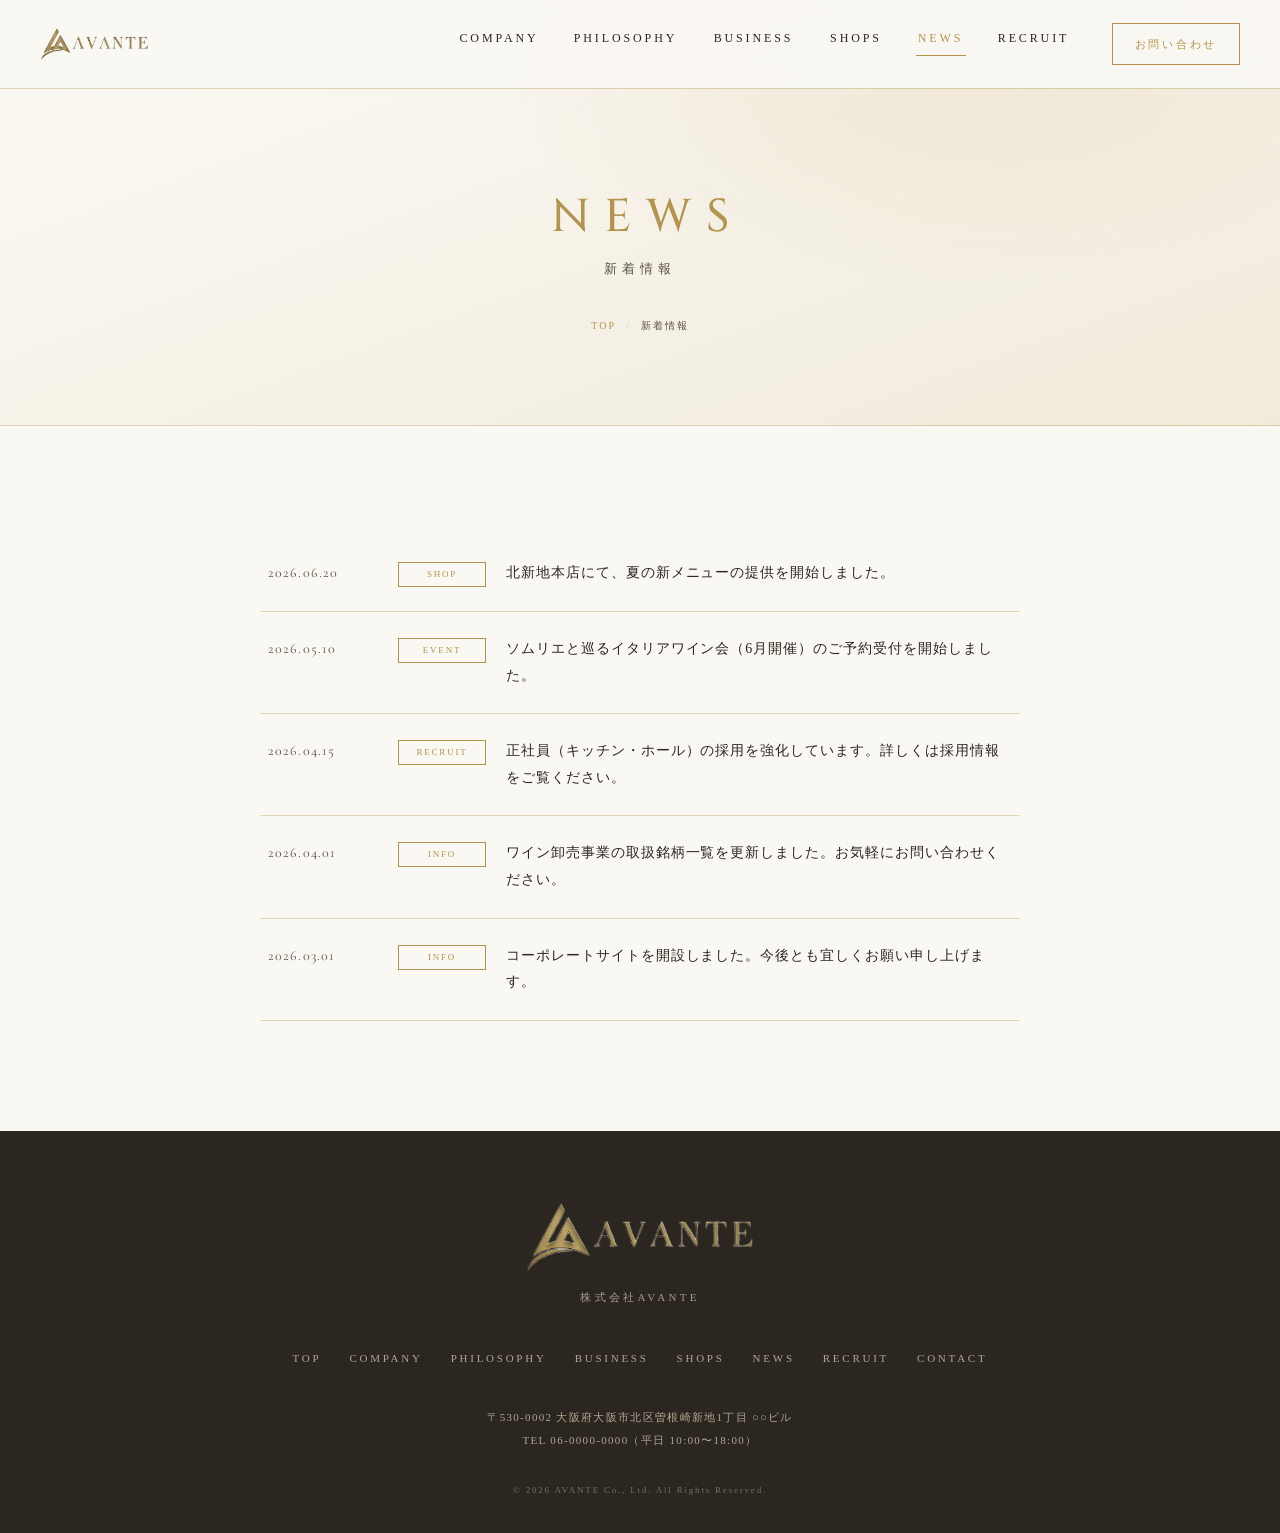
<file: news.html>
<!DOCTYPE html>
<html lang="ja">
<head>
<meta charset="UTF-8">
<meta name="viewport" content="width=device-width, initial-scale=1.0">
<title>新着情報｜株式会社AVANTE</title>
<meta name="description" content="株式会社AVANTEからのお知らせ一覧です。">
<link rel="preconnect" href="https://fonts.googleapis.com">
<link rel="preconnect" href="https://fonts.gstatic.com" crossorigin>
<link href="https://fonts.googleapis.com/css2?family=Cinzel:wght@400;500;600&family=Cormorant+Garamond:ital,wght@0,400;0,500;1,400&family=Jost:wght@300;400;500&family=Zen+Old+Mincho:wght@400;500;600&display=swap" rel="stylesheet">
<link rel="icon" type="image/png" href="img/logo-mark.png">
<link rel="stylesheet" href="css/style.css">
</head>
<body class="subpage" data-page="news.html">

<header class="site-header" id="header">
  <a href="index.html" class="brand" aria-label="株式会社AVANTE トップへ">
    <img src="img/logo.png" alt="AVANTE" class="brand-img">
  </a>
  <nav class="pc" aria-label="メインナビゲーション"><ul><li><a href="company.html">COMPANY</a></li><li><a href="philosophy.html">PHILOSOPHY</a></li><li><a href="business.html">BUSINESS</a></li><li><a href="shops.html">SHOPS</a></li><li><a href="news.html" aria-current="page">NEWS</a></li><li><a href="recruit.html">RECRUIT</a></li></ul></nav>
  <a href="contact.html" class="contact-btn">お問い合わせ</a>
  <button id="burger" aria-label="メニューを開く" aria-expanded="false"><span></span><span></span><span></span></button>
</header>

<div id="mobile-menu">
  <ul><li><a href="index.html">TOP<span class="jp">トップページ</span></a></li><li><a href="company.html">COMPANY<span class="jp">会社概要</span></a></li><li><a href="philosophy.html">PHILOSOPHY<span class="jp">企業理念</span></a></li><li><a href="business.html">BUSINESS<span class="jp">事業内容</span></a></li><li><a href="shops.html">SHOPS<span class="jp">運営店舗</span></a></li><li><a href="news.html">NEWS<span class="jp">新着情報</span></a></li><li><a href="recruit.html">RECRUIT<span class="jp">採用情報</span></a></li><li><a href="contact.html">CONTACT<span class="jp">お問い合わせ</span></a></li></ul>
</div>


<main>

<div class="page-head">
  <h1 class="p-en">NEWS</h1>
  <span class="p-jp">新着情報</span>
  <p class="breadcrumb"><a href="index.html">TOP</a><span class="sep">/</span>新着情報</p>
</div>

<section>
  <div class="container">
    <ul class="news-list" id="news-list"></ul>
  </div>
</section>

</main>

<footer class="site-footer">
  <img src="img/logo.png" alt="AVANTE" class="f-logo">
  <p class="f-sub">株式会社AVANTE</p>
  <nav aria-label="フッターナビゲーション"><ul><li><a href="index.html">TOP</a></li><li><a href="company.html">COMPANY</a></li><li><a href="philosophy.html">PHILOSOPHY</a></li><li><a href="business.html">BUSINESS</a></li><li><a href="shops.html">SHOPS</a></li><li><a href="news.html">NEWS</a></li><li><a href="recruit.html">RECRUIT</a></li><li><a href="contact.html">CONTACT</a></li></ul></nav>
  <p class="addr">〒530-0002 大阪府大阪市北区曽根崎新地1丁目 ○○ビル<br>TEL 06-0000-0000（平日 10:00〜18:00）</p>
  <p class="copy">&copy; 2026 AVANTE Co., Ltd. All Rights Reserved.</p>
</footer>


<script src="js/common.js"></script>
</body>
</html>
</file>
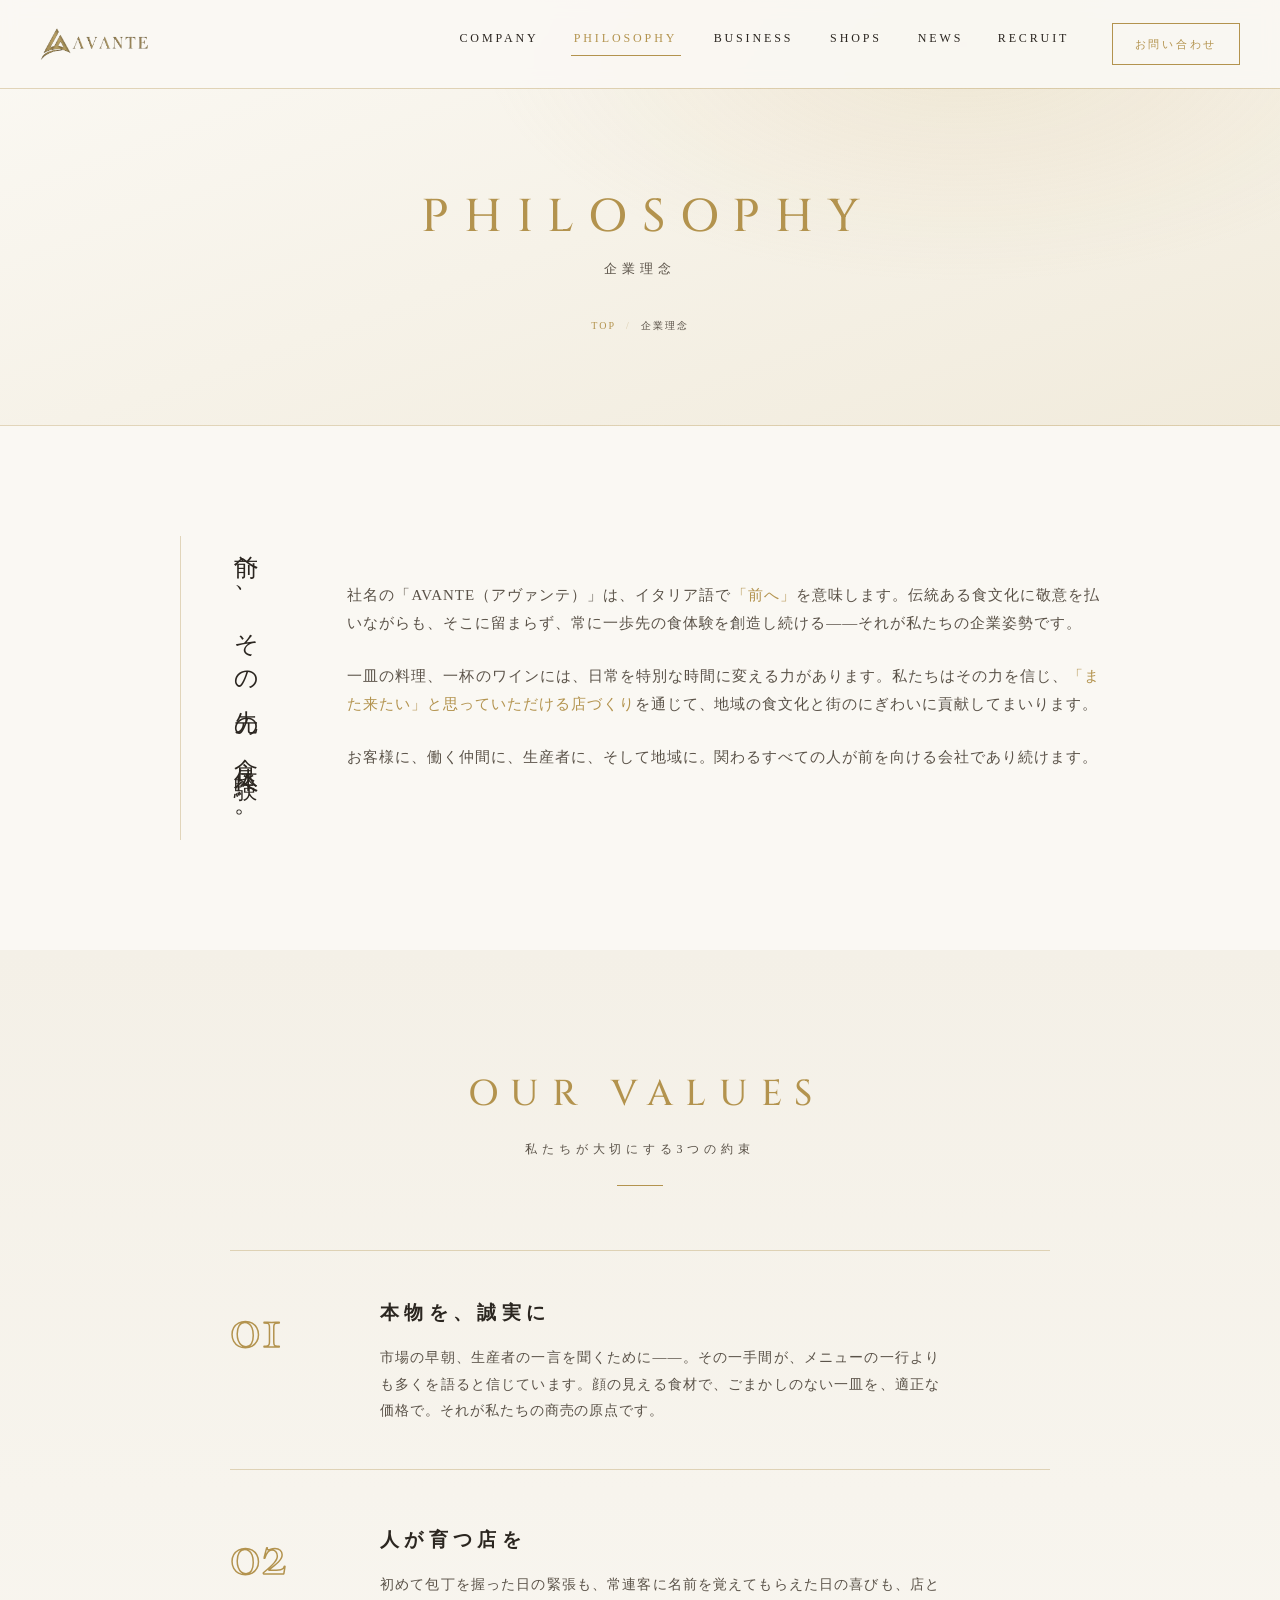
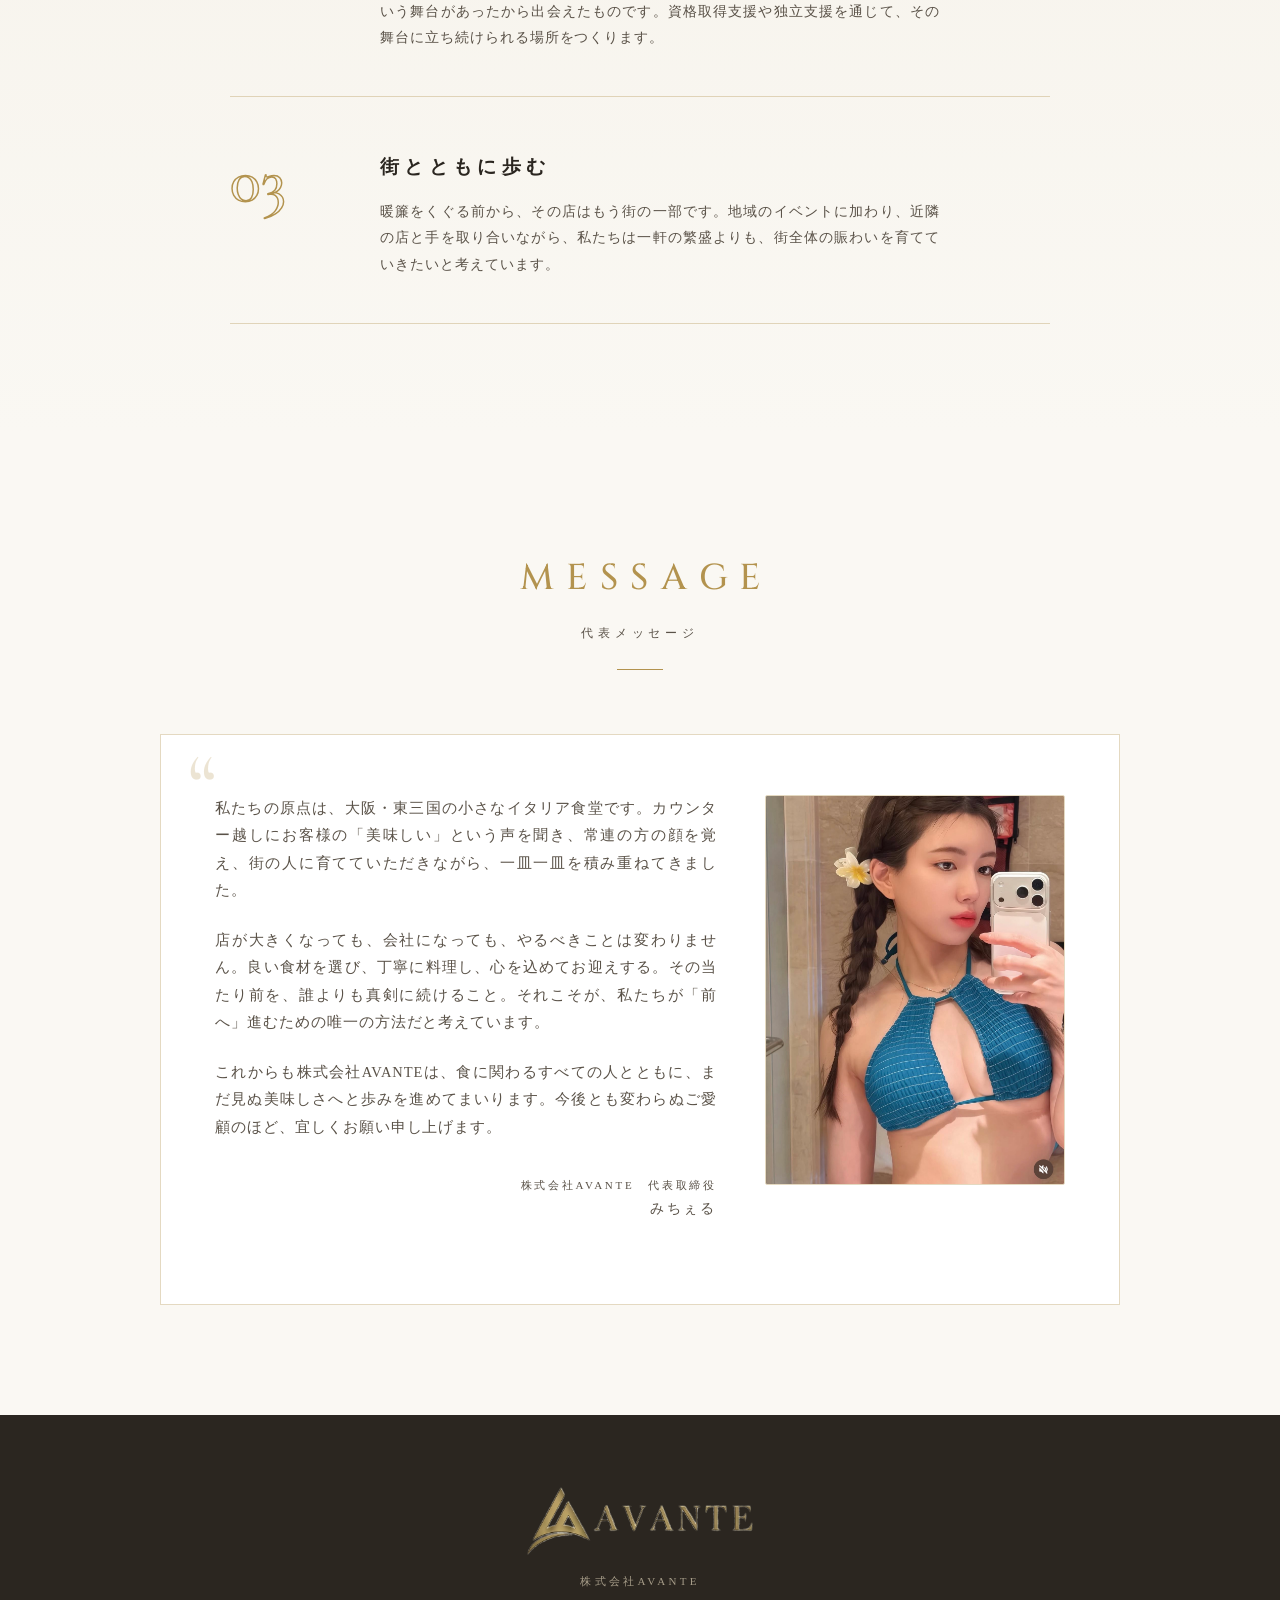
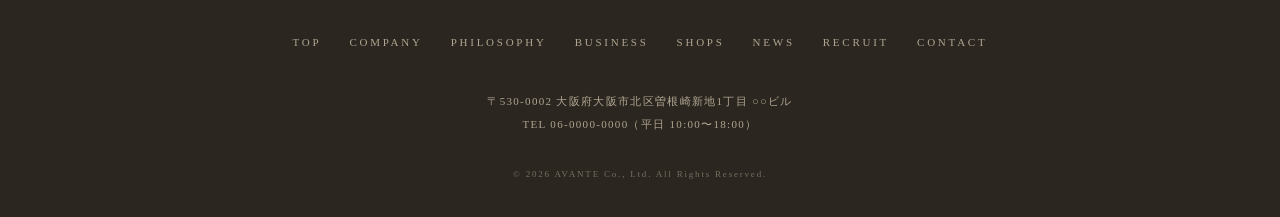
<file: philosophy.html>
<!DOCTYPE html>
<html lang="ja">
<head>
<meta charset="UTF-8">
<meta name="viewport" content="width=device-width, initial-scale=1.0">
<title>企業理念｜株式会社AVANTE</title>
<meta name="description" content="株式会社AVANTEの企業理念・バリュー・代表メッセージをご紹介します。">
<link rel="preconnect" href="https://fonts.googleapis.com">
<link rel="preconnect" href="https://fonts.gstatic.com" crossorigin>
<link href="https://fonts.googleapis.com/css2?family=Cinzel:wght@400;500;600&family=Cormorant+Garamond:ital,wght@0,400;0,500;1,400&family=Jost:wght@300;400;500&family=Zen+Old+Mincho:wght@400;500;600&display=swap" rel="stylesheet">
<link rel="icon" type="image/png" href="img/logo-mark.png">
<link rel="stylesheet" href="css/style.css">
</head>
<body class="subpage" data-page="philosophy.html">

<header class="site-header" id="header">
  <a href="index.html" class="brand" aria-label="株式会社AVANTE トップへ">
    <img src="img/logo.png" alt="AVANTE" class="brand-img">
  </a>
  <nav class="pc" aria-label="メインナビゲーション"><ul><li><a href="company.html">COMPANY</a></li><li><a href="philosophy.html" aria-current="page">PHILOSOPHY</a></li><li><a href="business.html">BUSINESS</a></li><li><a href="shops.html">SHOPS</a></li><li><a href="news.html">NEWS</a></li><li><a href="recruit.html">RECRUIT</a></li></ul></nav>
  <a href="contact.html" class="contact-btn">お問い合わせ</a>
  <button id="burger" aria-label="メニューを開く" aria-expanded="false"><span></span><span></span><span></span></button>
</header>

<div id="mobile-menu">
  <ul><li><a href="index.html">TOP<span class="jp">トップページ</span></a></li><li><a href="company.html">COMPANY<span class="jp">会社概要</span></a></li><li><a href="philosophy.html">PHILOSOPHY<span class="jp">企業理念</span></a></li><li><a href="business.html">BUSINESS<span class="jp">事業内容</span></a></li><li><a href="shops.html">SHOPS<span class="jp">運営店舗</span></a></li><li><a href="news.html">NEWS<span class="jp">新着情報</span></a></li><li><a href="recruit.html">RECRUIT<span class="jp">採用情報</span></a></li><li><a href="contact.html">CONTACT<span class="jp">お問い合わせ</span></a></li></ul>
</div>


<main>

<div class="page-head">
  <h1 class="p-en">PHILOSOPHY</h1>
  <span class="p-jp">企業理念</span>
  <p class="breadcrumb"><a href="index.html">TOP</a><span class="sep">/</span>企業理念</p>
</div>

<!-- 理念 -->
<section>
  <div class="container">
    <div class="phi-grid">
      <p class="phi-vertical reveal">前へ、その先の食体験へ。</p>
      <div class="phi-text reveal">
        <p>社名の「AVANTE（アヴァンテ）」は、イタリア語で<strong>「前へ」</strong>を意味します。伝統ある食文化に敬意を払いながらも、そこに留まらず、常に一歩先の食体験を創造し続ける——それが私たちの企業姿勢です。</p>
        <p>一皿の料理、一杯のワインには、日常を特別な時間に変える力があります。私たちはその力を信じ、<strong>「また来たい」と思っていただける店づくり</strong>を通じて、地域の食文化と街のにぎわいに貢献してまいります。</p>
        <p>お客様に、働く仲間に、生産者に、そして地域に。関わるすべての人が前を向ける会社であり続けます。</p>
      </div>
    </div>
  </div>
</section>

<!-- バリュー -->
<section style="background:linear-gradient(180deg,var(--paper),var(--ivory))">
  <div class="container">
    <div class="sec-head reveal">
      <h2 class="sec-en">OUR VALUES</h2>
      <span class="sec-jp">私たちが大切にする3つの約束</span>
    </div>
    <div class="phi-values">
      <div class="value-row reveal">
        <span class="v-num">01</span>
        <div class="v-body">
          <h3>本物を、誠実に</h3>
          <p>市場の早朝、生産者の一言を聞くために——。その一手間が、メニューの一行よりも多くを語ると信じています。顔の見える食材で、ごまかしのない一皿を、適正な価格で。それが私たちの商売の原点です。</p>
        </div>
      </div>
      <div class="value-row reveal">
        <span class="v-num">02</span>
        <div class="v-body">
          <h3>人が育つ店を</h3>
          <p>初めて包丁を握った日の緊張も、常連客に名前を覚えてもらえた日の喜びも、店という舞台があったから出会えたものです。資格取得支援や独立支援を通じて、その舞台に立ち続けられる場所をつくります。</p>
        </div>
      </div>
      <div class="value-row reveal">
        <span class="v-num">03</span>
        <div class="v-body">
          <h3>街とともに歩む</h3>
          <p>暖簾をくぐる前から、その店はもう街の一部です。地域のイベントに加わり、近隣の店と手を取り合いながら、私たちは一軒の繁盛よりも、街全体の賑わいを育てていきたいと考えています。</p>
        </div>
      </div>
    </div>
  </div>
</section>

<!-- 代表メッセージ -->
<section>
  <div class="container">
    <div class="sec-head reveal">
      <h2 class="sec-en">MESSAGE</h2>
      <span class="sec-jp">代表メッセージ</span>
    </div>
    <div class="message-box reveal">
      <div class="message-text">
        <p>私たちの原点は、大阪・東三国の小さなイタリア食堂です。カウンター越しにお客様の「美味しい」という声を聞き、常連の方の顔を覚え、街の人に育てていただきながら、一皿一皿を積み重ねてきました。</p>
        <p>店が大きくなっても、会社になっても、やるべきことは変わりません。良い食材を選び、丁寧に料理し、心を込めてお迎えする。その当たり前を、誰よりも真剣に続けること。それこそが、私たちが「前へ」進むための唯一の方法だと考えています。</p>
        <p>これからも株式会社AVANTEは、食に関わるすべての人とともに、まだ見ぬ美味しさへと歩みを進めてまいります。今後とも変わらぬご愛顧のほど、宜しくお願い申し上げます。</p>
        <p class="sign"><small>株式会社AVANTE　代表取締役</small>みちぇる</p>
      </div>
      <div class="message-photo">
        <span class="photo-placeholder">
          <img src="img/representative.jpg" alt="代表取締役　みちぇる">
        </span>
      </div>
    </div>
  </div>
</section>

</main>

<footer class="site-footer">
  <img src="img/logo.png" alt="AVANTE" class="f-logo">
  <p class="f-sub">株式会社AVANTE</p>
  <nav aria-label="フッターナビゲーション"><ul><li><a href="index.html">TOP</a></li><li><a href="company.html">COMPANY</a></li><li><a href="philosophy.html">PHILOSOPHY</a></li><li><a href="business.html">BUSINESS</a></li><li><a href="shops.html">SHOPS</a></li><li><a href="news.html">NEWS</a></li><li><a href="recruit.html">RECRUIT</a></li><li><a href="contact.html">CONTACT</a></li></ul></nav>
  <p class="addr">〒530-0002 大阪府大阪市北区曽根崎新地1丁目 ○○ビル<br>TEL 06-0000-0000（平日 10:00〜18:00）</p>
  <p class="copy">&copy; 2026 AVANTE Co., Ltd. All Rights Reserved.</p>
</footer>


<script src="js/common.js"></script>
</body>
</html>
</file>
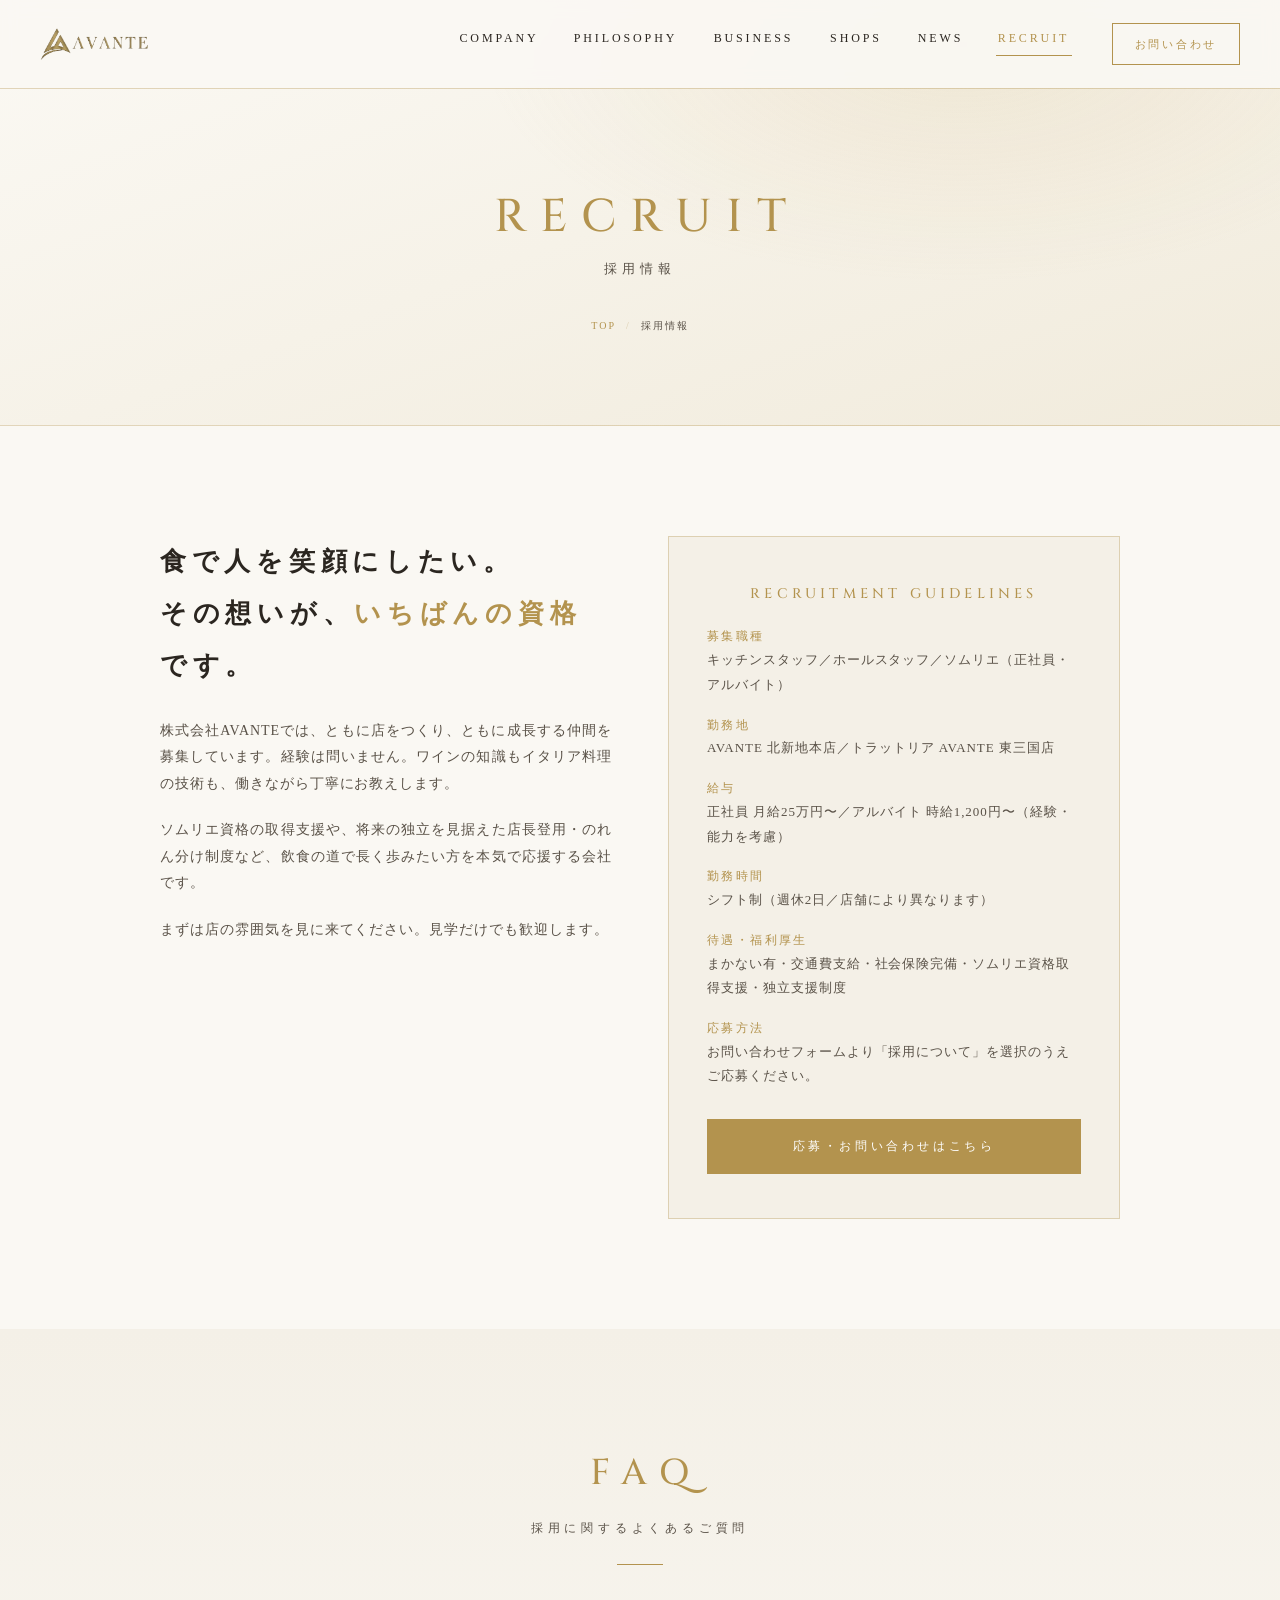
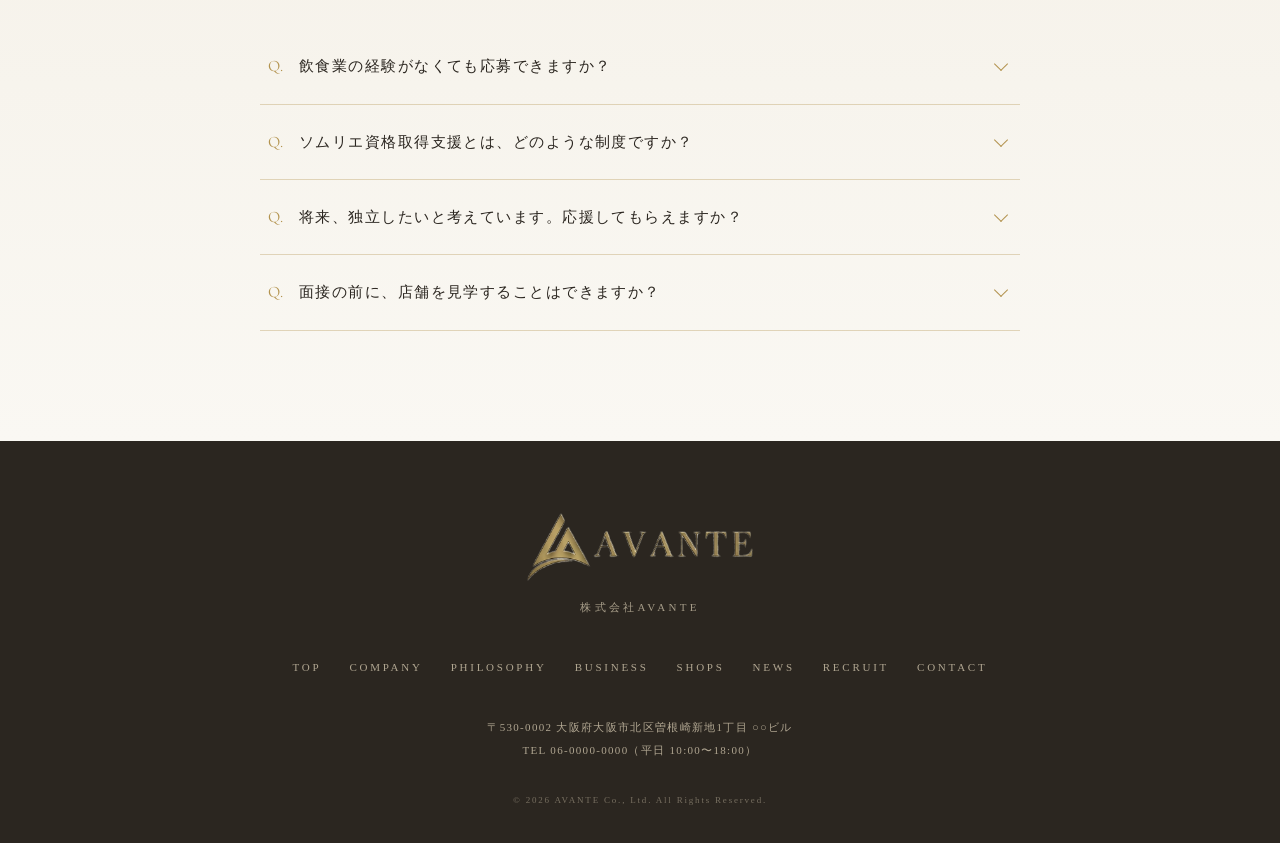
<file: recruit.html>
<!DOCTYPE html>
<html lang="ja">
<head>
<meta charset="UTF-8">
<meta name="viewport" content="width=device-width, initial-scale=1.0">
<title>採用情報｜株式会社AVANTE</title>
<meta name="description" content="株式会社AVANTEの採用情報。キッチン・ホール・ソムリエの正社員／アルバイトを募集しています。">
<link rel="preconnect" href="https://fonts.googleapis.com">
<link rel="preconnect" href="https://fonts.gstatic.com" crossorigin>
<link href="https://fonts.googleapis.com/css2?family=Cinzel:wght@400;500;600&family=Cormorant+Garamond:ital,wght@0,400;0,500;1,400&family=Jost:wght@300;400;500&family=Zen+Old+Mincho:wght@400;500;600&display=swap" rel="stylesheet">
<link rel="icon" type="image/png" href="img/logo-mark.png">
<link rel="stylesheet" href="css/style.css">
</head>
<body class="subpage" data-page="recruit.html">

<header class="site-header" id="header">
  <a href="index.html" class="brand" aria-label="株式会社AVANTE トップへ">
    <img src="img/logo.png" alt="AVANTE" class="brand-img">
  </a>
  <nav class="pc" aria-label="メインナビゲーション"><ul><li><a href="company.html">COMPANY</a></li><li><a href="philosophy.html">PHILOSOPHY</a></li><li><a href="business.html">BUSINESS</a></li><li><a href="shops.html">SHOPS</a></li><li><a href="news.html">NEWS</a></li><li><a href="recruit.html" aria-current="page">RECRUIT</a></li></ul></nav>
  <a href="contact.html" class="contact-btn">お問い合わせ</a>
  <button id="burger" aria-label="メニューを開く" aria-expanded="false"><span></span><span></span><span></span></button>
</header>

<div id="mobile-menu">
  <ul><li><a href="index.html">TOP<span class="jp">トップページ</span></a></li><li><a href="company.html">COMPANY<span class="jp">会社概要</span></a></li><li><a href="philosophy.html">PHILOSOPHY<span class="jp">企業理念</span></a></li><li><a href="business.html">BUSINESS<span class="jp">事業内容</span></a></li><li><a href="shops.html">SHOPS<span class="jp">運営店舗</span></a></li><li><a href="news.html">NEWS<span class="jp">新着情報</span></a></li><li><a href="recruit.html">RECRUIT<span class="jp">採用情報</span></a></li><li><a href="contact.html">CONTACT<span class="jp">お問い合わせ</span></a></li></ul>
</div>


<main>

<div class="page-head">
  <h1 class="p-en">RECRUIT</h1>
  <span class="p-jp">採用情報</span>
  <p class="breadcrumb"><a href="index.html">TOP</a><span class="sep">/</span>採用情報</p>
</div>

<!-- 採用メッセージ + 募集要項 -->
<section>
  <div class="container">
    <div class="recruit-grid">
      <div class="recruit-lead reveal">
        <h3>食で人を笑顔にしたい。<br>その想いが、<span>いちばんの資格</span>です。</h3>
        <p>株式会社AVANTEでは、ともに店をつくり、ともに成長する仲間を募集しています。経験は問いません。ワインの知識もイタリア料理の技術も、働きながら丁寧にお教えします。</p>
        <p>ソムリエ資格の取得支援や、将来の独立を見据えた店長登用・のれん分け制度など、飲食の道で長く歩みたい方を本気で応援する会社です。</p>
        <p>まずは店の雰囲気を見に来てください。見学だけでも歓迎します。</p>
      </div>
      <div class="recruit-box reveal">
        <h4>RECRUITMENT GUIDELINES</h4>
        <dl>
          <dt>募集職種</dt>
          <dd>キッチンスタッフ／ホールスタッフ／ソムリエ（正社員・アルバイト）</dd>
          <dt>勤務地</dt>
          <dd>AVANTE 北新地本店／トラットリア AVANTE 東三国店</dd>
          <dt>給与</dt>
          <dd>正社員 月給25万円〜／アルバイト 時給1,200円〜（経験・能力を考慮）</dd>
          <dt>勤務時間</dt>
          <dd>シフト制（週休2日／店舗により異なります）</dd>
          <dt>待遇・福利厚生</dt>
          <dd>まかない有・交通費支給・社会保険完備・ソムリエ資格取得支援・独立支援制度</dd>
          <dt>応募方法</dt>
          <dd>お問い合わせフォームより「採用について」を選択のうえご応募ください。</dd>
        </dl>
        <a href="contact.html" class="apply">応募・お問い合わせはこちら</a>
      </div>
    </div>
  </div>
</section>

<!-- よくある質問 -->
<section style="background:linear-gradient(180deg,var(--paper),var(--ivory))">
  <div class="container">
    <div class="sec-head reveal">
      <h2 class="sec-en">FAQ</h2>
      <span class="sec-jp">採用に関するよくあるご質問</span>
    </div>
    <div class="faq reveal">
      <details class="faq-item">
        <summary>飲食業の経験がなくても応募できますか？</summary>
        <p class="a">はい、未経験の方も歓迎です。現在活躍しているスタッフの約半数は未経験からのスタートです。基礎から順を追ってお教えしますので、ご安心ください。</p>
      </details>
      <details class="faq-item">
        <summary>ソムリエ資格取得支援とは、どのような制度ですか？</summary>
        <p class="a">受験費用・講習費用の会社負担に加え、社内での試験対策勉強会を実施しています。テイスティングの練習には自社輸入のワインを使用できます。</p>
      </details>
      <details class="faq-item">
        <summary>将来、独立したいと考えています。応援してもらえますか？</summary>
        <p class="a">はい。当社は「人が育つ店」を大切にしており、店長登用やのれん分け制度など、独立を見据えたキャリアパスを用意しています。開業時の仕入れ・運営面での支援も行います。</p>
      </details>
      <details class="faq-item">
        <summary>面接の前に、店舗を見学することはできますか？</summary>
        <p class="a">もちろん可能です。お問い合わせフォームまたはお電話にてご希望の日時をお知らせください。実際に食事をしながらの見学も歓迎です。</p>
      </details>
    </div>
  </div>
</section>

</main>

<footer class="site-footer">
  <img src="img/logo.png" alt="AVANTE" class="f-logo">
  <p class="f-sub">株式会社AVANTE</p>
  <nav aria-label="フッターナビゲーション"><ul><li><a href="index.html">TOP</a></li><li><a href="company.html">COMPANY</a></li><li><a href="philosophy.html">PHILOSOPHY</a></li><li><a href="business.html">BUSINESS</a></li><li><a href="shops.html">SHOPS</a></li><li><a href="news.html">NEWS</a></li><li><a href="recruit.html">RECRUIT</a></li><li><a href="contact.html">CONTACT</a></li></ul></nav>
  <p class="addr">〒530-0002 大阪府大阪市北区曽根崎新地1丁目 ○○ビル<br>TEL 06-0000-0000（平日 10:00〜18:00）</p>
  <p class="copy">&copy; 2026 AVANTE Co., Ltd. All Rights Reserved.</p>
</footer>


<script src="js/common.js"></script>
</body>
</html>
</file>
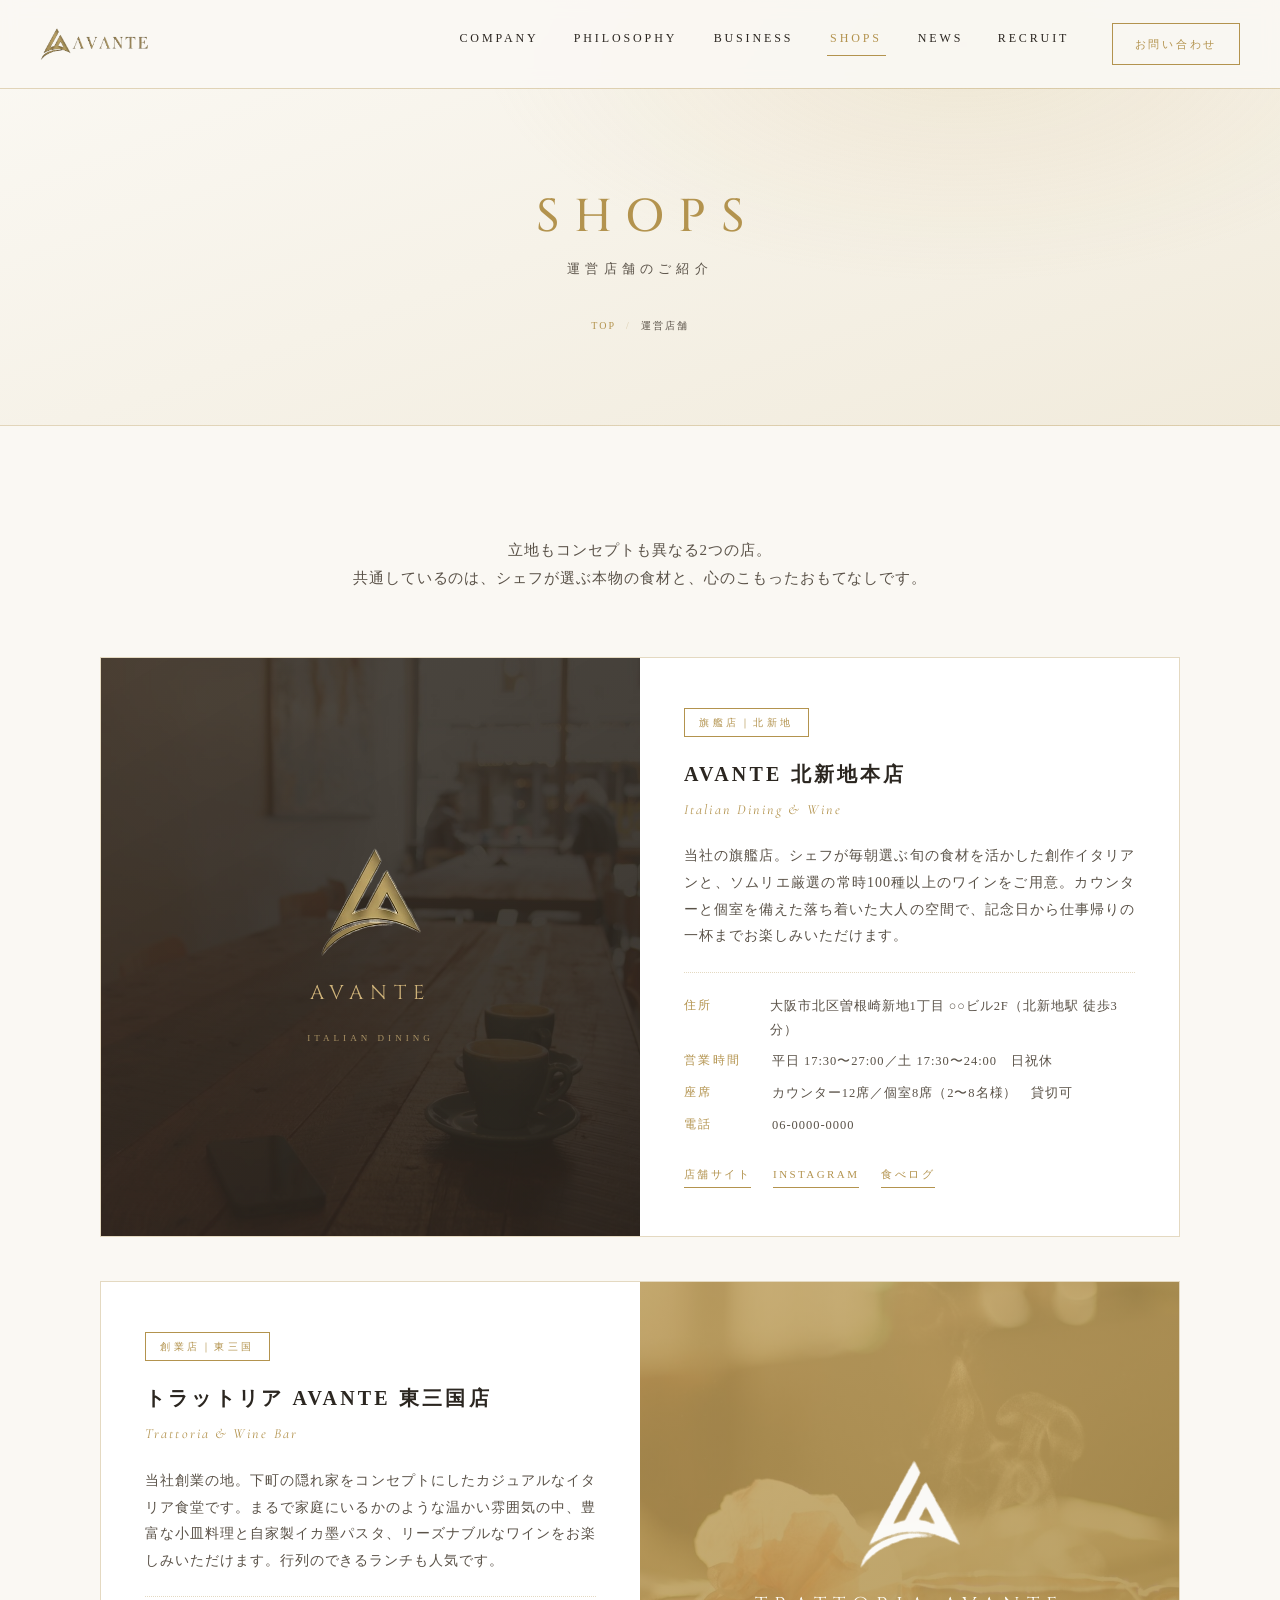
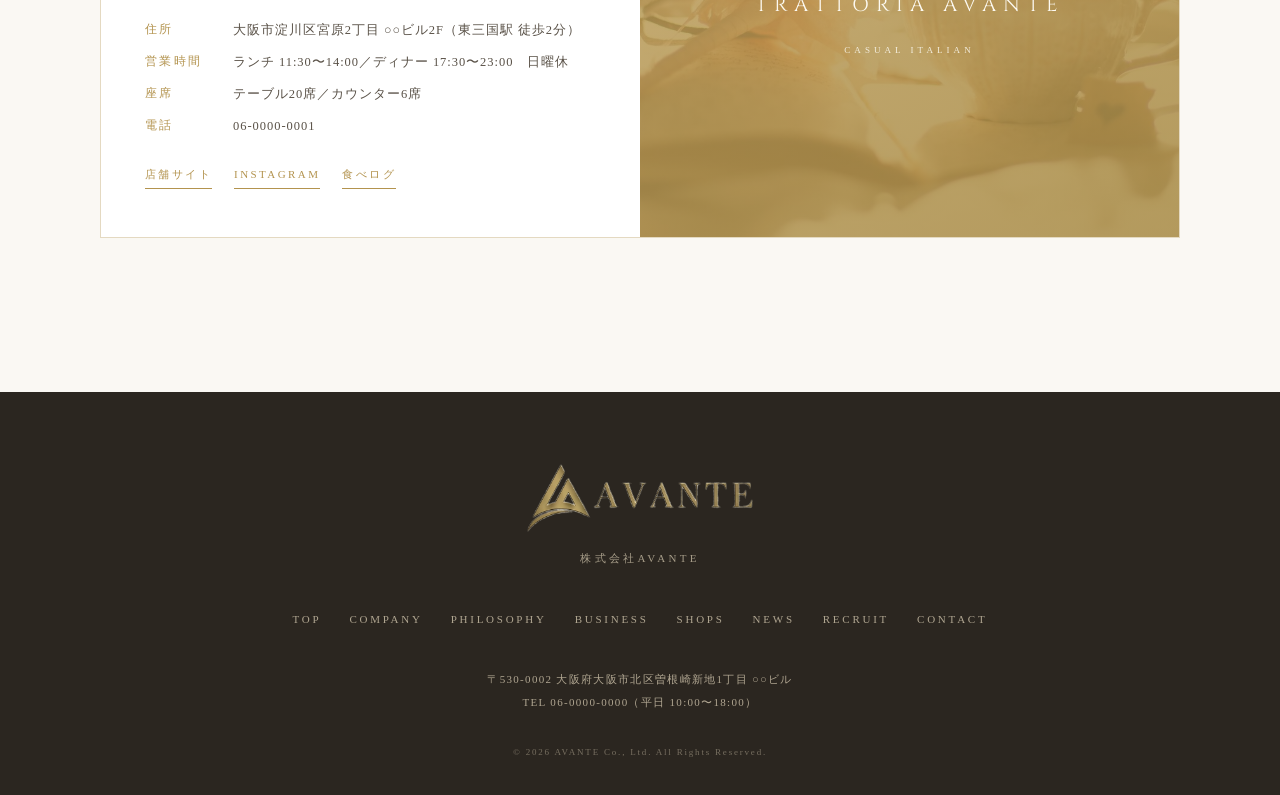
<file: shops.html>
<!DOCTYPE html>
<html lang="ja">
<head>
<meta charset="UTF-8">
<meta name="viewport" content="width=device-width, initial-scale=1.0">
<title>運営店舗｜株式会社AVANTE</title>
<meta name="description" content="株式会社AVANTEが運営する店舗のご紹介。AVANTE 北新地本店、トラットリア AVANTE 東三国店。">
<link rel="preconnect" href="https://fonts.googleapis.com">
<link rel="preconnect" href="https://fonts.gstatic.com" crossorigin>
<link href="https://fonts.googleapis.com/css2?family=Cinzel:wght@400;500;600&family=Cormorant+Garamond:ital,wght@0,400;0,500;1,400&family=Jost:wght@300;400;500&family=Zen+Old+Mincho:wght@400;500;600&display=swap" rel="stylesheet">
<link rel="icon" type="image/png" href="img/logo-mark.png">
<link rel="stylesheet" href="css/style.css">
</head>
<body class="subpage" data-page="shops.html">

<header class="site-header" id="header">
  <a href="index.html" class="brand" aria-label="株式会社AVANTE トップへ">
    <img src="img/logo.png" alt="AVANTE" class="brand-img">
  </a>
  <nav class="pc" aria-label="メインナビゲーション"><ul><li><a href="company.html">COMPANY</a></li><li><a href="philosophy.html">PHILOSOPHY</a></li><li><a href="business.html">BUSINESS</a></li><li><a href="shops.html" aria-current="page">SHOPS</a></li><li><a href="news.html">NEWS</a></li><li><a href="recruit.html">RECRUIT</a></li></ul></nav>
  <a href="contact.html" class="contact-btn">お問い合わせ</a>
  <button id="burger" aria-label="メニューを開く" aria-expanded="false"><span></span><span></span><span></span></button>
</header>

<div id="mobile-menu">
  <ul><li><a href="index.html">TOP<span class="jp">トップページ</span></a></li><li><a href="company.html">COMPANY<span class="jp">会社概要</span></a></li><li><a href="philosophy.html">PHILOSOPHY<span class="jp">企業理念</span></a></li><li><a href="business.html">BUSINESS<span class="jp">事業内容</span></a></li><li><a href="shops.html">SHOPS<span class="jp">運営店舗</span></a></li><li><a href="news.html">NEWS<span class="jp">新着情報</span></a></li><li><a href="recruit.html">RECRUIT<span class="jp">採用情報</span></a></li><li><a href="contact.html">CONTACT<span class="jp">お問い合わせ</span></a></li></ul>
</div>


<main>

<div class="page-head">
  <h1 class="p-en">SHOPS</h1>
  <span class="p-jp">運営店舗のご紹介</span>
  <p class="breadcrumb"><a href="index.html">TOP</a><span class="sep">/</span>運営店舗</p>
</div>

<section>
  <div class="container">
    <p class="lead-center reveal" style="margin-bottom:64px">立地もコンセプトも異なる2つの店。<br>共通しているのは、シェフが選ぶ本物の食材と、心のこもったおもてなしです。</p>

    <article class="shop-card reveal" id="kitashinchi">
      <div class="shop-visual sv-dark">
        <img class="s-mark" src="img/logo-mark.png" alt="">
        <p class="s-name">AVANTE</p>
        <p class="s-tag">ITALIAN DINING</p>
      </div>
      <div class="shop-body">
        <span class="s-kind">旗艦店｜北新地</span>
        <h3>AVANTE 北新地本店</h3>
        <p class="s-en">Italian Dining &amp; Wine</p>
        <p>当社の旗艦店。シェフが毎朝選ぶ旬の食材を活かした創作イタリアンと、ソムリエ厳選の常時100種以上のワインをご用意。カウンターと個室を備えた落ち着いた大人の空間で、記念日から仕事帰りの一杯までお楽しみいただけます。</p>
        <dl class="shop-info">
          <div><dt>住所</dt><dd>大阪市北区曽根崎新地1丁目 ○○ビル2F（北新地駅 徒歩3分）</dd></div>
          <div><dt>営業時間</dt><dd>平日 17:30〜27:00／土 17:30〜24:00　日祝休</dd></div>
          <div><dt>座席</dt><dd>カウンター12席／個室8席（2〜8名様）　貸切可</dd></div>
          <div><dt>電話</dt><dd>06-0000-0000</dd></div>
        </dl>
        <div class="shop-links">
          <a href="#" target="_blank" rel="noopener">店舗サイト</a>
          <a href="https://www.instagram.com/" target="_blank" rel="noopener">INSTAGRAM</a>
          <a href="https://tabelog.com/" target="_blank" rel="noopener">食べログ</a>
        </div>
      </div>
    </article>

    <article class="shop-card flip reveal" id="higashimikuni">
      <div class="shop-visual sv-gold">
        <img class="s-mark" src="img/logo-mark.png" alt="">
        <p class="s-name">TRATTORIA AVANTE</p>
        <p class="s-tag">CASUAL ITALIAN</p>
      </div>
      <div class="shop-body">
        <span class="s-kind">創業店｜東三国</span>
        <h3>トラットリア AVANTE 東三国店</h3>
        <p class="s-en">Trattoria &amp; Wine Bar</p>
        <p>当社創業の地。下町の隠れ家をコンセプトにしたカジュアルなイタリア食堂です。まるで家庭にいるかのような温かい雰囲気の中、豊富な小皿料理と自家製イカ墨パスタ、リーズナブルなワインをお楽しみいただけます。行列のできるランチも人気です。</p>
        <dl class="shop-info">
          <div><dt>住所</dt><dd>大阪市淀川区宮原2丁目 ○○ビル2F（東三国駅 徒歩2分）</dd></div>
          <div><dt>営業時間</dt><dd>ランチ 11:30〜14:00／ディナー 17:30〜23:00　日曜休</dd></div>
          <div><dt>座席</dt><dd>テーブル20席／カウンター6席</dd></div>
          <div><dt>電話</dt><dd>06-0000-0001</dd></div>
        </dl>
        <div class="shop-links">
          <a href="#" target="_blank" rel="noopener">店舗サイト</a>
          <a href="https://www.instagram.com/" target="_blank" rel="noopener">INSTAGRAM</a>
          <a href="https://tabelog.com/" target="_blank" rel="noopener">食べログ</a>
        </div>
      </div>
    </article>

  </div>
</section>

</main>

<footer class="site-footer">
  <img src="img/logo.png" alt="AVANTE" class="f-logo">
  <p class="f-sub">株式会社AVANTE</p>
  <nav aria-label="フッターナビゲーション"><ul><li><a href="index.html">TOP</a></li><li><a href="company.html">COMPANY</a></li><li><a href="philosophy.html">PHILOSOPHY</a></li><li><a href="business.html">BUSINESS</a></li><li><a href="shops.html">SHOPS</a></li><li><a href="news.html">NEWS</a></li><li><a href="recruit.html">RECRUIT</a></li><li><a href="contact.html">CONTACT</a></li></ul></nav>
  <p class="addr">〒530-0002 大阪府大阪市北区曽根崎新地1丁目 ○○ビル<br>TEL 06-0000-0000（平日 10:00〜18:00）</p>
  <p class="copy">&copy; 2026 AVANTE Co., Ltd. All Rights Reserved.</p>
</footer>


<script src="js/common.js"></script>
</body>
</html>
</file>
<file: css/style.css>
@charset "UTF-8";
/* =========================================================
   株式会社AVANTE コーポレートサイト 共通スタイル
========================================================= */
:root{
  --gold:#b3934e;
  --gold-light:#cfb37a;
  --gold-pale:#e8dcc0;
  --ivory:#faf8f3;
  --paper:#f4f0e7;
  --ink:#2b2620;
  --ink-soft:#5a5248;
  --wine:#5f2732;
  --line:rgba(179,147,78,.35);
  --serif-en:'Cinzel',serif;
  --serif-en2:'Cormorant Garamond',serif;
}
*{margin:0;padding:0;box-sizing:border-box}
html{scroll-behavior:smooth}
body{
  font-family:var(--serif-jp);
  color:var(--ink);
  background:var(--ivory);
  line-height:1.9;
  letter-spacing:.06em;
  overflow-x:hidden;
}
img{max-width:100%;display:block}
a{color:inherit;text-decoration:none}
ul{list-style:none}

/* ---------- Loading（トップのみ） ---------- */
#loader{
  position:fixed;inset:0;z-index:1000;
  background:var(--ivory);
  display:flex;align-items:center;justify-content:center;flex-direction:column;gap:24px;
  transition:opacity .9s ease,visibility .9s;
}
#loader.hide{opacity:0;visibility:hidden}
#loader .logo-img{
  width:min(300px,64vw);height:auto;
  opacity:0;transform:scale(.96);
  animation:logofade 1.8s ease .1s forwards;
}
@keyframes logofade{
  0%{opacity:0;transform:scale(.96)}
  60%{opacity:1}
  100%{opacity:1;transform:scale(1)}
}

/* ---------- Loading（ページ内遷移用の短縮版） ---------- */
#loader.nav-transition{transition:opacity .25s ease,visibility .25s}
#loader.nav-transition .logo-img{animation:logofade-short .5s ease forwards}
@keyframes logofade-short{
  0%{opacity:0;transform:scale(.98)}
  100%{opacity:1;transform:scale(1)}
}
@keyframes fadeup{from{opacity:0;transform:translateY(8px)}to{opacity:1;transform:none}}

/* ---------- Header ---------- */
header.site-header{
  position:fixed;top:0;left:0;right:0;z-index:500;
  display:flex;align-items:center;justify-content:space-between;
  padding:0 40px;height:88px;
  transition:background .4s,box-shadow .4s;
}
header.site-header.scrolled,
body.subpage header.site-header{
  background:rgba(250,248,243,.92);
  backdrop-filter:blur(8px);
  box-shadow:0 1px 0 var(--line);
}
.brand{display:flex;align-items:center}
.brand-img{height:34px;width:auto}
nav.pc{margin-left:auto;margin-right:40px}
nav.pc ul{display:flex;gap:30px}
nav.pc a{
  font-family:var(--sans);font-size:12px;letter-spacing:.24em;font-weight:400;
  color:var(--ink);position:relative;padding:6px 0;
  outline:none;
  display:inline-block;text-align:center;overflow:hidden;
}
/* Webフォント（Jost）読み込み前後で文字幅が変化しても表示サイズを完全固定する。
   min-widthだと計測誤差（サブピクセル）で指定値をわずかに超えて幅がぶれるため、
   width固定＋overflow:hiddenではみ出た分を切り、幅そのものを揺らがせない */
nav.pc li:nth-child(1) a{width:83px}
nav.pc li:nth-child(2) a{width:110px}
nav.pc li:nth-child(3) a{width:86px}
nav.pc li:nth-child(4) a{width:59px}
nav.pc li:nth-child(5) a{width:50px}
nav.pc li:nth-child(6) a{width:76px}
nav.pc a::after{
  content:"";position:absolute;left:0;bottom:0;height:1px;width:0;
  background:var(--gold);transition:width .35s ease;
}
nav.pc a:hover::after,
nav.pc a[aria-current="page"]::after{width:100%}
nav.pc a[aria-current="page"]{color:var(--gold)}
/* ページ遷移直後のcurrent切り替え時は下線アニメを無効化し、瞬時に切り替える */
nav.pc.no-anim a::after{transition:none}
.contact-btn{
  font-family:var(--sans);font-size:11px;letter-spacing:.25em;
  border:1px solid var(--gold);color:var(--gold);
  padding:10px 22px;transition:.35s;
}
.contact-btn:hover{background:var(--gold);color:#fff}

/* Hamburger */
#burger{display:none;background:none;border:none;cursor:pointer;z-index:600;width:44px;height:44px;position:relative}
#burger span{
  position:absolute;left:10px;width:24px;height:1.5px;background:var(--gold);
  transition:.4s;
}
#burger span:nth-child(1){top:16px}
#burger span:nth-child(2){top:22px}
#burger span:nth-child(3){top:28px}
#burger.open span:nth-child(1){top:22px;transform:rotate(45deg)}
#burger.open span:nth-child(2){opacity:0}
#burger.open span:nth-child(3){top:22px;transform:rotate(-45deg)}
#mobile-menu{
  position:fixed;inset:0;z-index:550;background:rgba(43,38,32,.97);
  display:flex;align-items:center;justify-content:center;
  opacity:0;visibility:hidden;transition:.5s;
}
#mobile-menu.open{opacity:1;visibility:visible}
#mobile-menu ul{text-align:center}
#mobile-menu a{
  display:block;padding:14px;color:var(--gold-pale);
  font-family:var(--sans);letter-spacing:.35em;font-size:14px;
}
#mobile-menu .jp{display:block;font-family:var(--serif-jp);font-size:10px;letter-spacing:.3em;color:rgba(232,220,192,.6);margin-top:2px}

/* ---------- 下層ページ共通ヘッダー ---------- */
.page-head{
  position:relative;
  padding:190px 24px 90px;text-align:center;
  background:
    radial-gradient(ellipse 800px 400px at 75% 10%,rgba(207,179,122,.18),transparent 60%),
    linear-gradient(160deg,#fbf9f4 0%,#f1ebdc 100%);
  border-bottom:1px solid var(--line);
}
body[data-page="company.html"] .page-head{
  background:
    radial-gradient(ellipse 800px 400px at 75% 10%,rgba(207,179,122,.14),transparent 60%),
    linear-gradient(160deg,rgba(251,249,244,.93) 0%,rgba(241,235,220,.93) 100%),
    url("../img/company-office.jpg") center 70%/cover no-repeat;
}
.page-head .p-en{
  font-family:var(--serif-en);font-size:clamp(30px,5vw,46px);
  letter-spacing:.32em;text-indent:.32em;color:var(--gold);font-weight:500;line-height:1.2;
}
.page-head .p-jp{
  display:block;margin-top:12px;font-size:13px;letter-spacing:.4em;color:var(--ink-soft);
}
.breadcrumb{
  margin-top:34px;font-family:var(--sans);font-size:10px;letter-spacing:.2em;color:var(--ink-soft);
}
.breadcrumb a{color:var(--gold);transition:opacity .3s}
.breadcrumb a:hover{opacity:.6}
.breadcrumb .sep{margin:0 10px;color:var(--line)}

/* ---------- 共通セクション ---------- */
section{padding:110px 24px}
.container{max-width:1080px;margin:0 auto}
.container-s{max-width:780px;margin:0 auto}
.sec-head{text-align:center;margin-bottom:64px}
.sec-en{
  font-family:var(--serif-en);font-size:clamp(24px,4vw,36px);
  letter-spacing:.35em;text-indent:.35em;color:var(--gold);font-weight:500;
}
.sec-jp{display:block;margin-top:10px;font-size:12px;letter-spacing:.4em;color:var(--ink-soft)}
.sec-head::after{
  content:"";display:block;width:46px;height:1px;background:var(--gold);
  margin:24px auto 0;
}
.reveal{opacity:0;transform:translateY(30px);transition:opacity 1s ease,transform 1s ease}
.reveal.show{opacity:1;transform:none}
.lead-center{text-align:center;font-size:15px;color:var(--ink-soft);max-width:640px;margin:0 auto}

/* ボタン */
.btn-line{
  display:inline-block;position:relative;
  font-family:var(--sans);font-size:12px;letter-spacing:.3em;color:var(--gold);
  border:1px solid var(--gold);padding:15px 58px 15px 42px;transition:.35s;
}
.btn-line::after{
  content:"";position:absolute;right:20px;top:50%;width:18px;height:1px;background:var(--gold);
  transition:.35s;
}
.btn-line::before{
  content:"";position:absolute;right:20px;top:calc(50% - 3px);width:8px;height:1px;background:var(--gold);
  transform:rotate(38deg);transform-origin:right;transition:.35s;
}
.btn-line:hover{background:var(--gold);color:#fff}
.btn-line:hover::after,.btn-line:hover::before{background:#fff}
.btn-center{text-align:center;margin-top:52px}

/* ---------- Hero（トップ） ---------- */
.hero{
  position:relative;min-height:100vh;
  display:flex;align-items:center;justify-content:center;
  background:
    radial-gradient(ellipse 900px 500px at 70% 20%,rgba(207,179,122,.16),transparent 60%),
    radial-gradient(ellipse 700px 600px at 15% 85%,rgba(95,39,50,.08),transparent 65%),
    linear-gradient(160deg,rgba(251,249,244,.94) 0%,rgba(243,238,225,.94) 55%,rgba(236,228,207,.94) 100%),
    url("../img/hero-bg.jpg") center/cover no-repeat;
  overflow:hidden;padding:0;
}
.hero::before{
  content:"";position:absolute;inset:0;opacity:.5;pointer-events:none;
  background-image:repeating-linear-gradient(115deg,rgba(179,147,78,.03) 0 1px,transparent 1px 90px);
}
.hero-inner{position:relative;text-align:center;padding:120px 24px 80px;z-index:2}
.hero-logo{margin:0 auto;line-height:0}
.hero-logo img{
  width:min(560px,82vw);height:auto;margin:0 auto;
  opacity:0;transform:translateY(14px) scale(.97);
  transition:opacity 1.4s ease .5s,transform 1.4s ease .5s;
  filter:drop-shadow(0 6px 22px rgba(179,147,78,.25));
}
body.loaded .hero-logo img{opacity:1;transform:none}
.hero-sub{
  font-family:var(--sans);font-weight:300;
  font-size:clamp(10px,1.4vw,13px);letter-spacing:.7em;text-indent:.7em;
  color:var(--ink-soft);margin-top:14px;
  opacity:0;transform:translateY(10px);transition:1.2s ease 1.3s;
}
.hero-copy{
  margin-top:48px;
  font-size:clamp(18px,2.6vw,26px);letter-spacing:.24em;line-height:2.3;
  color:var(--ink);opacity:0;transform:translateY(10px);transition:1.2s ease 1.7s;
}
.hero-copy small{
  display:block;margin-top:18px;font-size:clamp(12px,1.4vw,14px);
  letter-spacing:.18em;color:var(--ink-soft);
}
body.loaded .hero-sub,body.loaded .hero-copy{opacity:1;transform:none}
.scroll-cue{
  position:absolute;bottom:0;left:50%;transform:translateX(-50%);
  font-family:var(--sans);font-size:9px;letter-spacing:.4em;color:var(--gold);
  padding-bottom:70px;z-index:2;
}
.scroll-cue::after{
  content:"";position:absolute;bottom:0;left:50%;width:1px;height:56px;
  background:linear-gradient(var(--gold),transparent);
  animation:cue 2.2s ease-in-out infinite;transform-origin:top;
}
@keyframes cue{0%{transform:scaleY(0)}45%{transform:scaleY(1)}100%{transform:scaleY(1);opacity:0}}

/* ---------- トップ：ダイジェスト ---------- */
.digest-about{background:var(--ivory)}
.digest-about .phrase{
  text-align:center;font-size:clamp(20px,3vw,28px);letter-spacing:.3em;margin-bottom:34px;
}
.digest-cards{
  display:grid;grid-template-columns:repeat(3,1fr);
  border-top:1px solid var(--ink);border-left:1px solid var(--line);
}
.d-card{
  position:relative;text-align:left;display:flex;flex-direction:column;
  padding:38px 30px 34px;
  background:var(--ivory);
  border-right:1px solid var(--line);border-bottom:1px solid var(--ink);
  overflow:hidden;
  transition:background .55s ease;
}
.d-card::before{
  content:"";position:absolute;top:0;left:0;right:0;height:3px;
  background:var(--ink);
  transform:scaleX(0);transform-origin:left;
  transition:transform .6s cubic-bezier(.65,0,.35,1),background .55s ease;
  z-index:1;
}
.d-card:hover::before{transform:scaleX(1);background:var(--gold)}
.d-card:hover{background:var(--ink)}
.d-card .num{
  font-family:var(--serif-en2);font-style:italic;font-size:16px;font-weight:500;
  color:var(--gold);letter-spacing:.04em;margin-bottom:20px;
  transition:color .55s ease;
}
.d-card .mark{
  font-family:var(--serif-en);font-size:11px;letter-spacing:.3em;font-weight:500;
  color:var(--ink-soft);margin-bottom:10px;
  transition:color .55s ease;
}
.d-card h3{
  font-size:16px;letter-spacing:.16em;font-weight:600;line-height:1.6;
  color:var(--ink);margin-bottom:16px;
  transition:color .55s ease;
}
.d-card p{
  font-size:12.5px;color:var(--ink-soft);text-align:justify;line-height:1.9;
  transition:color .55s ease;
}
.d-card:hover .num{color:var(--gold-light)}
.d-card:hover .mark{color:var(--gold-pale)}
.d-card:hover h3{color:var(--ivory)}
.d-card:hover p{color:rgba(250,248,243,.72)}
.digest-biz{background:linear-gradient(180deg,var(--paper),var(--ivory))}

/* トップ：店舗バナー */
.digest-shops{background:var(--ivory)}
.shop-banners{display:grid;grid-template-columns:1fr 1fr;gap:26px}
.shop-banner{
  position:relative;min-height:280px;overflow:hidden;
  display:flex;align-items:center;justify-content:center;flex-direction:column;gap:14px;
  text-align:center;transition:opacity .4s ease,transform .4s ease;
}
.shop-banner:hover{opacity:.75;transform:scale(1.03)}
.shop-banner .s-mark{width:74px;height:auto;transition:transform .6s ease}
.shop-banner:hover .s-mark{transform:scale(1.1)}
.shop-banner .s-name{font-family:var(--serif-en);letter-spacing:.3em;font-size:18px}
.shop-banner .s-tag{font-family:var(--sans);font-size:9px;letter-spacing:.45em}
.shop-banner .s-area{font-size:11px;letter-spacing:.3em;margin-top:6px;padding-top:12px;border-top:1px solid rgba(255,255,255,.25)}
.sv-dark{
  background:linear-gradient(150deg,rgba(51,45,37,.86),rgba(36,31,25,.9)),
    url("../img/shop-kitashinchi.jpg") center/cover no-repeat;
}
.sv-dark .s-name{color:var(--gold-light)}
.sv-dark .s-tag,.sv-dark .s-area{color:rgba(207,179,122,.75)}
.sv-gold{
  background:linear-gradient(150deg,rgba(193,161,94,.82),rgba(169,140,71,.88)),
    url("../img/shop-higashimikuni.jpg") center/cover no-repeat;
}
.sv-gold .s-mark{filter:brightness(0) invert(1);opacity:.95}
.sv-gold .s-name{color:#fdfaf2}
.sv-gold .s-tag,.sv-gold .s-area{color:rgba(253,250,242,.85)}

/* トップ：NEWSダイジェスト */
.digest-news{background:var(--paper)}

/* トップ：リクルート/コンタクト バナー */
.cta-band{
  display:grid;grid-template-columns:1fr 1fr;
}
.cta-band a{
  position:relative;padding:86px 30px;text-align:center;overflow:hidden;
  transition:.4s;
}
.cta-band .en{font-family:var(--serif-en);letter-spacing:.35em;font-size:22px;font-weight:500;display:block}
.cta-band .jp{display:block;font-size:12px;letter-spacing:.35em;margin-top:10px}
.cta-recruit{background:#4a3226}
.cta-recruit .en{color:var(--gold-light)}
.cta-recruit .jp{color:rgba(232,220,192,.7)}
.cta-recruit:hover{background:#5c4030}
.cta-contact{background:var(--gold)}
.cta-contact .en{color:#fff}
.cta-contact .jp{color:rgba(255,255,255,.85)}
.cta-contact:hover{background:#a3833f}

/* ---------- Philosophy ---------- */
.phi-grid{
  display:grid;grid-template-columns:auto 1fr;gap:70px;align-items:center;max-width:920px;margin:0 auto;
}
.phi-vertical{
  writing-mode:vertical-rl;font-size:clamp(18px,2.2vw,24px);letter-spacing:.42em;
  line-height:2.6;color:var(--ink);height:auto;align-self:stretch;
  border-left:1px solid var(--line);padding-left:34px;
}
.phi-text p{margin-bottom:1.6em;font-size:15px;color:var(--ink-soft);text-align:justify}
.phi-text strong{color:var(--gold);font-weight:500}
.phi-values{
  display:flex;flex-direction:column;gap:8px;max-width:820px;margin:0 auto;
}
.value-row{
  display:flex;align-items:flex-start;gap:40px;padding:44px 0;
  border-bottom:1px solid var(--line);
}
.value-row:first-child{border-top:1px solid var(--line)}
.value-row .v-num{
  font-family:var(--serif-en2);font-size:64px;font-weight:500;line-height:1;
  color:transparent;-webkit-text-stroke:1.5px var(--gold);flex-shrink:0;
  letter-spacing:0;width:110px;
}
.value-row .v-body{flex:1;min-width:0}
.value-row h3{
  font-size:19px;letter-spacing:.28em;font-weight:600;margin-bottom:14px;
  position:relative;display:inline-block;
}
.value-row p{font-size:14px;color:var(--ink-soft);text-align:justify;max-width:560px}
.message-box{
  max-width:960px;margin:0 auto;background:#fff;border:1px solid var(--line);
  padding:60px 54px;position:relative;
  display:flex;gap:48px;align-items:flex-start;
}
.message-box::before{
  content:"“";position:absolute;top:6px;left:26px;
  font-family:var(--serif-en2);font-size:90px;color:rgba(179,147,78,.25);line-height:1;
}
.message-text{flex:1;min-width:0}
.message-box p{font-size:14.5px;color:var(--ink-soft);margin-bottom:1.5em;text-align:justify}
.message-box .sign{
  text-align:right;font-size:14px;letter-spacing:.2em;margin-top:34px;
}
.message-box .sign small{display:block;font-size:11px;color:var(--ink-soft);letter-spacing:.25em}
.message-photo{width:300px;flex-shrink:0}
.photo-placeholder{
  display:block;width:100%;aspect-ratio:200/260;border-radius:2px;
  overflow:hidden;border:1px solid var(--line);
}
.photo-placeholder svg{display:block;width:100%;height:100%}
.photo-placeholder img{display:block;width:100%;height:100%;object-fit:cover}

/* ---------- Business ---------- */
.biz-grid{
  display:grid;grid-template-columns:repeat(3,1fr);
  border-top:1px solid var(--ink);border-left:1px solid var(--line);
}
.biz-card{
  position:relative;text-align:left;
  display:flex;flex-direction:column;
  padding:44px 34px 40px;min-height:380px;
  background:var(--ivory);
  border-right:1px solid var(--line);border-bottom:1px solid var(--ink);
  overflow:hidden;
  transition:background .55s ease;
}
.biz-card::before{
  content:"";position:absolute;top:0;left:0;right:0;height:3px;
  background:var(--ink);
  transform:scaleX(0);transform-origin:left;
  transition:transform .6s cubic-bezier(.65,0,.35,1),background .55s ease;
  z-index:1;
}
.biz-card:hover::before{transform:scaleX(1);background:var(--gold)}
.biz-card:hover{background:var(--ink)}
.biz-card .num{
  font-family:var(--serif-en2);font-style:italic;font-size:17px;font-weight:500;
  color:var(--gold);letter-spacing:.04em;margin-bottom:28px;
  transition:color .55s ease;
}
.biz-card .mark{
  font-family:var(--serif-en);font-size:11px;letter-spacing:.32em;font-weight:500;
  color:var(--ink-soft);margin-bottom:20px;
  transition:color .55s ease;
}
.biz-card h3{
  font-size:22px;letter-spacing:.12em;font-weight:600;line-height:1.55;
  color:var(--ink);margin-bottom:22px;
  transition:color .55s ease;
}
.biz-card p{
  font-size:13px;color:var(--ink-soft);text-align:justify;line-height:1.9;
  transition:color .55s ease;
}
.biz-card:hover .num{color:var(--gold-light)}
.biz-card:hover .mark{color:var(--gold-pale)}
.biz-card:hover h3{color:var(--ivory)}
.biz-card:hover p{color:rgba(250,248,243,.72)}
.biz-detail{
  max-width:920px;margin:0 auto;display:grid;grid-template-columns:auto 1fr;gap:44px;
  padding:52px 0;border-bottom:1px dotted var(--line);align-items:start;
}
.biz-detail:last-of-type{border-bottom:none}
.biz-detail .num{
  font-family:var(--serif-en2);font-size:44px;color:var(--gold-light);line-height:1;width:80px;
  letter-spacing:.05em;
}
.biz-detail h3{font-size:19px;letter-spacing:.2em;font-weight:600;margin-bottom:4px}
.biz-detail .en{font-family:var(--serif-en);font-size:11px;letter-spacing:.3em;color:var(--gold);display:block;margin-bottom:18px}
.biz-detail p{font-size:14px;color:var(--ink-soft);text-align:justify;margin-bottom:14px}
.biz-detail ul{margin-top:6px}
.biz-detail li{
  position:relative;font-size:13px;color:var(--ink-soft);padding-left:20px;margin-bottom:6px;
}
.biz-detail li::before{
  content:"";position:absolute;left:2px;top:12px;width:7px;height:7px;
  border:1px solid var(--gold);transform:rotate(45deg);
}

/* ---------- Shops ---------- */
.shop-card{
  display:grid;grid-template-columns:1fr 1fr;border:1px solid var(--line);background:#fff;
  margin-bottom:44px;overflow:hidden;
}
.shop-visual{
  position:relative;min-height:340px;
  display:flex;align-items:center;justify-content:center;flex-direction:column;gap:18px;
  transition:opacity .4s ease,transform .4s ease;
}
.shop-visual:hover{opacity:.75;transform:scale(1.03)}
.shop-visual .s-mark{width:100px;height:auto}
.shop-visual .s-name{font-family:var(--serif-en);letter-spacing:.35em;font-size:20px}
.shop-visual .s-tag{font-family:var(--sans);font-size:9px;letter-spacing:.45em}
.shop-body{padding:48px 44px}
.shop-body .s-kind{
  font-family:var(--sans);font-size:10px;letter-spacing:.35em;color:var(--gold);
  display:inline-block;border:1px solid var(--gold);padding:4px 14px;margin-bottom:18px;
}
.shop-body h3{font-size:20px;letter-spacing:.16em;font-weight:600;margin-bottom:4px}
.shop-body .s-en{font-family:var(--serif-en2);font-size:14px;letter-spacing:.15em;color:var(--gold);margin-bottom:20px;font-style:italic}
.shop-body p{font-size:14px;color:var(--ink-soft);margin-bottom:22px;text-align:justify}
.shop-info{font-size:12.5px;border-top:1px dotted var(--line);padding-top:18px}
.shop-info div{display:flex;gap:14px;padding:4px 0}
.shop-info dt{color:var(--gold);letter-spacing:.2em;white-space:nowrap;width:74px;font-size:11.5px}
.shop-info dd{color:var(--ink-soft)}
.shop-links{margin-top:22px;display:flex;gap:22px;flex-wrap:wrap}
.shop-links a{
  font-family:var(--sans);font-size:11px;letter-spacing:.22em;color:var(--gold);
  border-bottom:1px solid var(--gold);padding-bottom:3px;transition:opacity .3s;
  display:inline-flex;align-items:center;gap:8px;
}
.shop-links a:hover{opacity:.55}
.shop-card.flip .shop-visual{order:2}
.shop-card.flip .shop-body{order:1}

/* ---------- News ---------- */
.news-list{max-width:760px;margin:0 auto}
.news-item{
  display:grid;grid-template-columns:110px 88px 1fr;gap:20px;align-items:baseline;
  padding:24px 8px;border-bottom:1px solid var(--line);transition:background .3s;
}
.news-item:hover{background:rgba(179,147,78,.05)}
.news-item time{font-family:var(--serif-en2);font-size:14px;color:var(--ink-soft);letter-spacing:.08em}
.news-item .tag{
  font-family:var(--sans);font-size:9px;letter-spacing:.2em;text-align:center;
  border:1px solid var(--gold);color:var(--gold);padding:3px 0;
}
.news-item p{font-size:14px}

/* ---------- Company ---------- */
.info-table{width:100%;border-collapse:collapse;font-size:14px}
.info-table th,.info-table td{
  padding:15px 8px;border-bottom:1px solid var(--line);vertical-align:top;text-align:left;font-weight:400;
}
.info-table th{
  width:130px;font-weight:500;color:var(--gold);letter-spacing:.2em;font-size:12px;white-space:nowrap;
}
.dark-sec{background:var(--ink);color:var(--gold-pale)}
.dark-sec .sec-en{color:var(--gold-light)}
.dark-sec .sec-jp{color:rgba(232,220,192,.6)}
.dark-sec .info-table th{color:var(--gold-light)}
.dark-sec .info-table td{color:rgba(232,220,192,.9)}
.dark-sec .info-table th,.dark-sec .info-table td{border-bottom-color:rgba(179,147,78,.25)}
.history{max-width:680px;margin:0 auto}
.history ol{list-style:none;border-left:1px solid rgba(179,147,78,.5);margin-left:8px}
.history li{position:relative;padding:0 0 34px 34px}
.history li::before{
  content:"";position:absolute;left:-5px;top:10px;width:9px;height:9px;
  background:var(--ivory);border:1px solid var(--gold);transform:rotate(45deg);
}
.dark-sec .history li::before{background:var(--ink);border-color:var(--gold-light)}
.history time{
  font-family:var(--serif-en2);font-size:15px;letter-spacing:.15em;color:var(--gold);
  display:block;margin-bottom:2px;
}
.dark-sec .history time{color:var(--gold-light)}
.history p{font-size:13.5px;color:var(--ink-soft)}
.dark-sec .history p{color:rgba(232,220,192,.85)}
.map-wrap{border:1px solid var(--line);padding:8px;background:#fff;max-width:920px;margin:0 auto}
.map-wrap iframe{width:100%;height:380px;border:0;display:block;filter:grayscale(.35) sepia(.12)}
.map-note{text-align:center;font-size:12px;color:var(--ink-soft);margin-top:16px;letter-spacing:.15em}

/* ---------- Recruit ---------- */
.recruit-grid{display:grid;grid-template-columns:1fr 1fr;gap:56px;align-items:start;max-width:960px;margin:0 auto}
.recruit-lead h3{font-size:clamp(20px,2.6vw,26px);letter-spacing:.22em;line-height:2;font-weight:600;margin-bottom:26px}
.recruit-lead h3 span{color:var(--gold)}
.recruit-lead p{font-size:14px;color:var(--ink-soft);margin-bottom:1.4em;text-align:justify}
.recruit-box{background:var(--paper);border:1px solid var(--line);padding:44px 38px}
.recruit-box h4{
  font-family:var(--serif-en);font-size:14px;letter-spacing:.3em;color:var(--gold);
  font-weight:500;margin-bottom:18px;text-align:center;
}
.recruit-box dl{font-size:13px}
.recruit-box dt{color:var(--gold);letter-spacing:.2em;margin-top:16px;font-size:12px}
.recruit-box dt:first-child{margin-top:0}
.recruit-box dd{margin-left:0;color:var(--ink-soft)}
.recruit-box .apply{
  display:block;text-align:center;margin-top:30px;padding:15px;
  font-family:var(--sans);font-size:12px;letter-spacing:.3em;
  background:var(--gold);color:#fff;border:1px solid var(--gold);transition:.35s;
}
.recruit-box .apply:hover{background:transparent;color:var(--gold)}
.faq{max-width:760px;margin:0 auto}
.faq-item{border-bottom:1px solid var(--line)}
.faq-item summary{
  cursor:pointer;list-style:none;padding:22px 40px 22px 8px;position:relative;
  font-size:14.5px;letter-spacing:.1em;transition:color .3s;
}
.faq-item summary::-webkit-details-marker{display:none}
.faq-item summary::before{content:"Q.";color:var(--gold);font-family:var(--serif-en2);margin-right:14px;font-size:16px}
.faq-item summary::after{
  content:"";position:absolute;right:14px;top:50%;width:9px;height:9px;
  border-right:1px solid var(--gold);border-bottom:1px solid var(--gold);
  transform:translateY(-70%) rotate(45deg);transition:transform .3s;
}
.faq-item[open] summary::after{transform:translateY(-30%) rotate(225deg)}
.faq-item summary:hover{color:var(--gold)}
.faq-item .a{padding:0 8px 26px 42px;font-size:13.5px;color:var(--ink-soft)}

/* ---------- Contact ---------- */
.contact-wrap{max-width:640px;margin:0 auto}
.contact-lead{font-size:14px;color:var(--ink-soft);margin-bottom:36px;text-align:center}
.form-group{margin-bottom:22px}
.form-group label{
  display:block;font-family:var(--sans);font-size:11px;letter-spacing:.25em;
  color:var(--gold);margin-bottom:8px;
}
.form-group label .req{color:var(--wine);margin-left:6px;font-size:10px}
.form-group input,.form-group select,.form-group textarea{
  width:100%;padding:13px 14px;font-family:var(--serif-jp);font-size:14px;
  border:1px solid var(--line);background:#fff;color:var(--ink);
  transition:border-color .3s;letter-spacing:.05em;
}
.form-group input:focus,.form-group select:focus,.form-group textarea:focus{
  outline:none;border-color:var(--gold);
}
.form-group textarea{min-height:140px;resize:vertical}
.submit-btn{
  display:block;width:100%;padding:16px;cursor:pointer;
  font-family:var(--sans);font-size:13px;letter-spacing:.35em;
  background:var(--gold);color:#fff;border:1px solid var(--gold);transition:.35s;
}
.submit-btn:hover{background:transparent;color:var(--gold)}
#form-message{
  display:none;margin-top:18px;padding:16px;text-align:center;font-size:13px;
  border:1px solid var(--gold);color:var(--gold);letter-spacing:.15em;
}
.tel-line{margin-top:34px;text-align:center;border-top:1px dotted var(--line);padding-top:26px}
.tel-line .label{font-size:11px;letter-spacing:.3em;color:var(--gold)}
.tel-line .tel{font-family:var(--serif-en2);font-size:26px;letter-spacing:.1em;color:var(--ink)}
.tel-line .hours{font-size:11px;color:var(--ink-soft);letter-spacing:.15em}

/* ---------- Footer ---------- */
footer.site-footer{
  background:var(--ink);color:rgba(232,220,192,.7);
  padding:70px 24px 34px;text-align:center;
}
footer.site-footer .f-logo{width:min(230px,60vw);height:auto;margin:0 auto 14px}
footer.site-footer .f-sub{font-size:11px;letter-spacing:.3em;margin-top:8px;color:rgba(232,220,192,.65)}
footer.site-footer nav ul{display:flex;flex-wrap:wrap;justify-content:center;gap:8px 28px;margin:34px 0}
footer.site-footer nav a{font-family:var(--sans);font-size:11px;letter-spacing:.25em;transition:color .3s}
footer.site-footer nav a:hover{color:var(--gold-light)}
footer.site-footer .addr{font-size:11px;letter-spacing:.12em;line-height:2.1}
footer.site-footer .copy{margin-top:30px;font-family:var(--sans);font-size:9px;letter-spacing:.2em;color:rgba(232,220,192,.4)}

/* ---------- Responsive ---------- */
@media(max-width:900px){
  nav.pc,.contact-btn{display:none}
  #burger{display:block}
  section{padding:84px 20px}
  .page-head{padding:150px 20px 66px}
  .phi-grid{grid-template-columns:1fr;gap:44px;justify-items:center}
  .phi-vertical{height:auto;writing-mode:horizontal-tb;border-left:none;padding-left:0;
    border-top:1px solid var(--line);padding-top:24px;text-align:center;line-height:2.2;font-size:19px}
  .digest-cards{grid-template-columns:1fr;border-left:1px solid var(--ink);max-width:520px;margin-left:auto;margin-right:auto}
  .d-card{padding:32px 26px 28px;border-right:1px solid var(--ink)}
  .biz-grid{grid-template-columns:1fr;border-left:1px solid var(--ink);max-width:520px;margin-left:auto;margin-right:auto}
  .biz-card{min-height:0;padding:36px 28px 32px;border-right:1px solid var(--ink)}
  .value-row{flex-direction:column;text-align:left;gap:12px;padding:32px 0}
  .value-row .v-num{width:auto;font-size:44px;text-align:left}
  .value-row p{margin-left:0;max-width:none}
  .shop-card,.recruit-grid,.shop-banners{grid-template-columns:1fr}
  .shop-card.flip .shop-visual{order:0}
  .shop-card.flip .shop-body{order:1}
  .shop-visual{min-height:240px}
  .shop-body{padding:36px 26px}
  .news-item{grid-template-columns:92px 76px 1fr;gap:10px}
  header.site-header{padding:0 18px}
  .biz-detail{grid-template-columns:1fr;gap:14px;padding:40px 0}
  .biz-detail .num{width:auto;font-size:34px}
  .message-box{padding:48px 28px;flex-direction:column-reverse;gap:28px}
  .message-photo{width:220px;margin:0 auto}
  .cta-band{grid-template-columns:1fr}
  .cta-band a{padding:56px 24px}
}
@media(max-width:520px){
  .news-item{grid-template-columns:1fr;gap:4px;padding:18px 4px}
  .news-item .tag{width:90px}
  .shop-links{flex-direction:column;gap:14px}
}
@media(prefers-reduced-motion:reduce){
  *,*::before,*::after{animation:none!important;transition:none!important}
  .reveal{opacity:1;transform:none}
  .hero-logo img,.hero-sub,.hero-copy{opacity:1;transform:none}
  #loader .logo-img{opacity:1;transform:none}
  #loader.nav-transition{transition:none}
}
</file>
